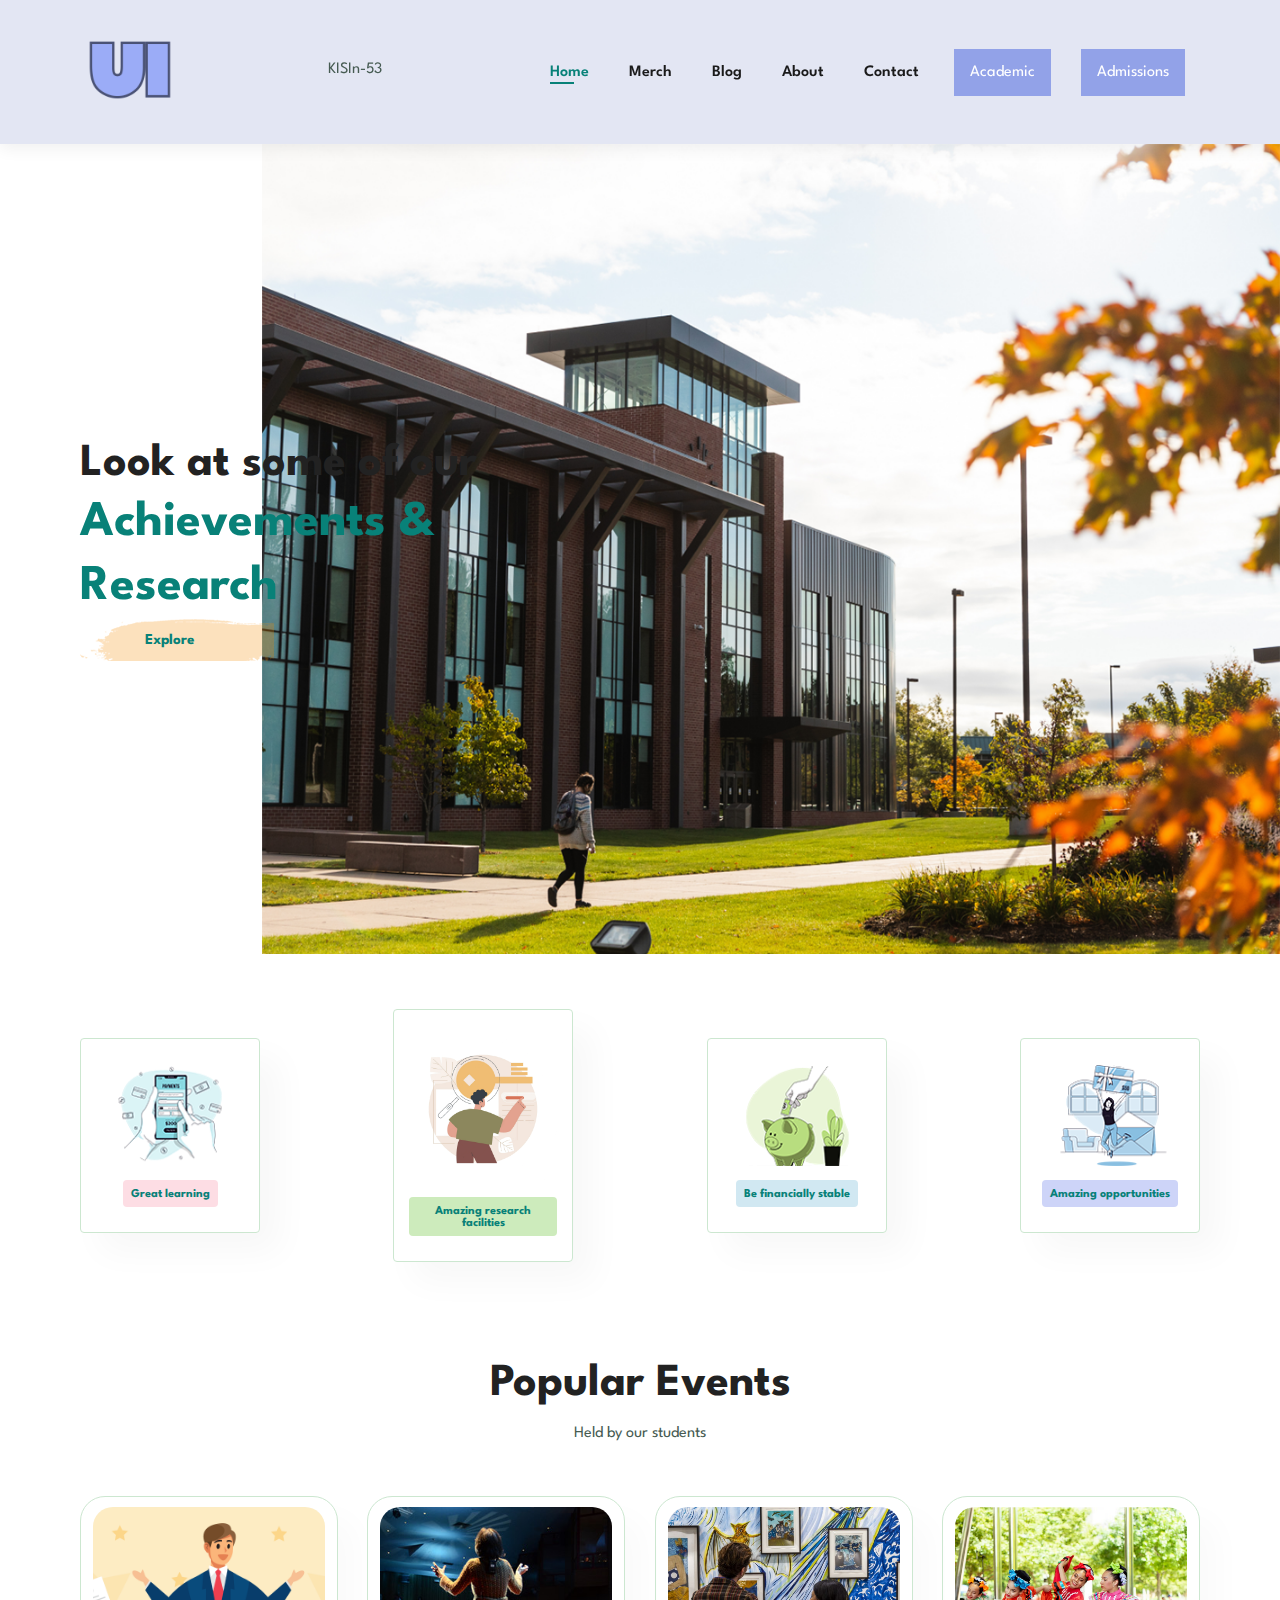
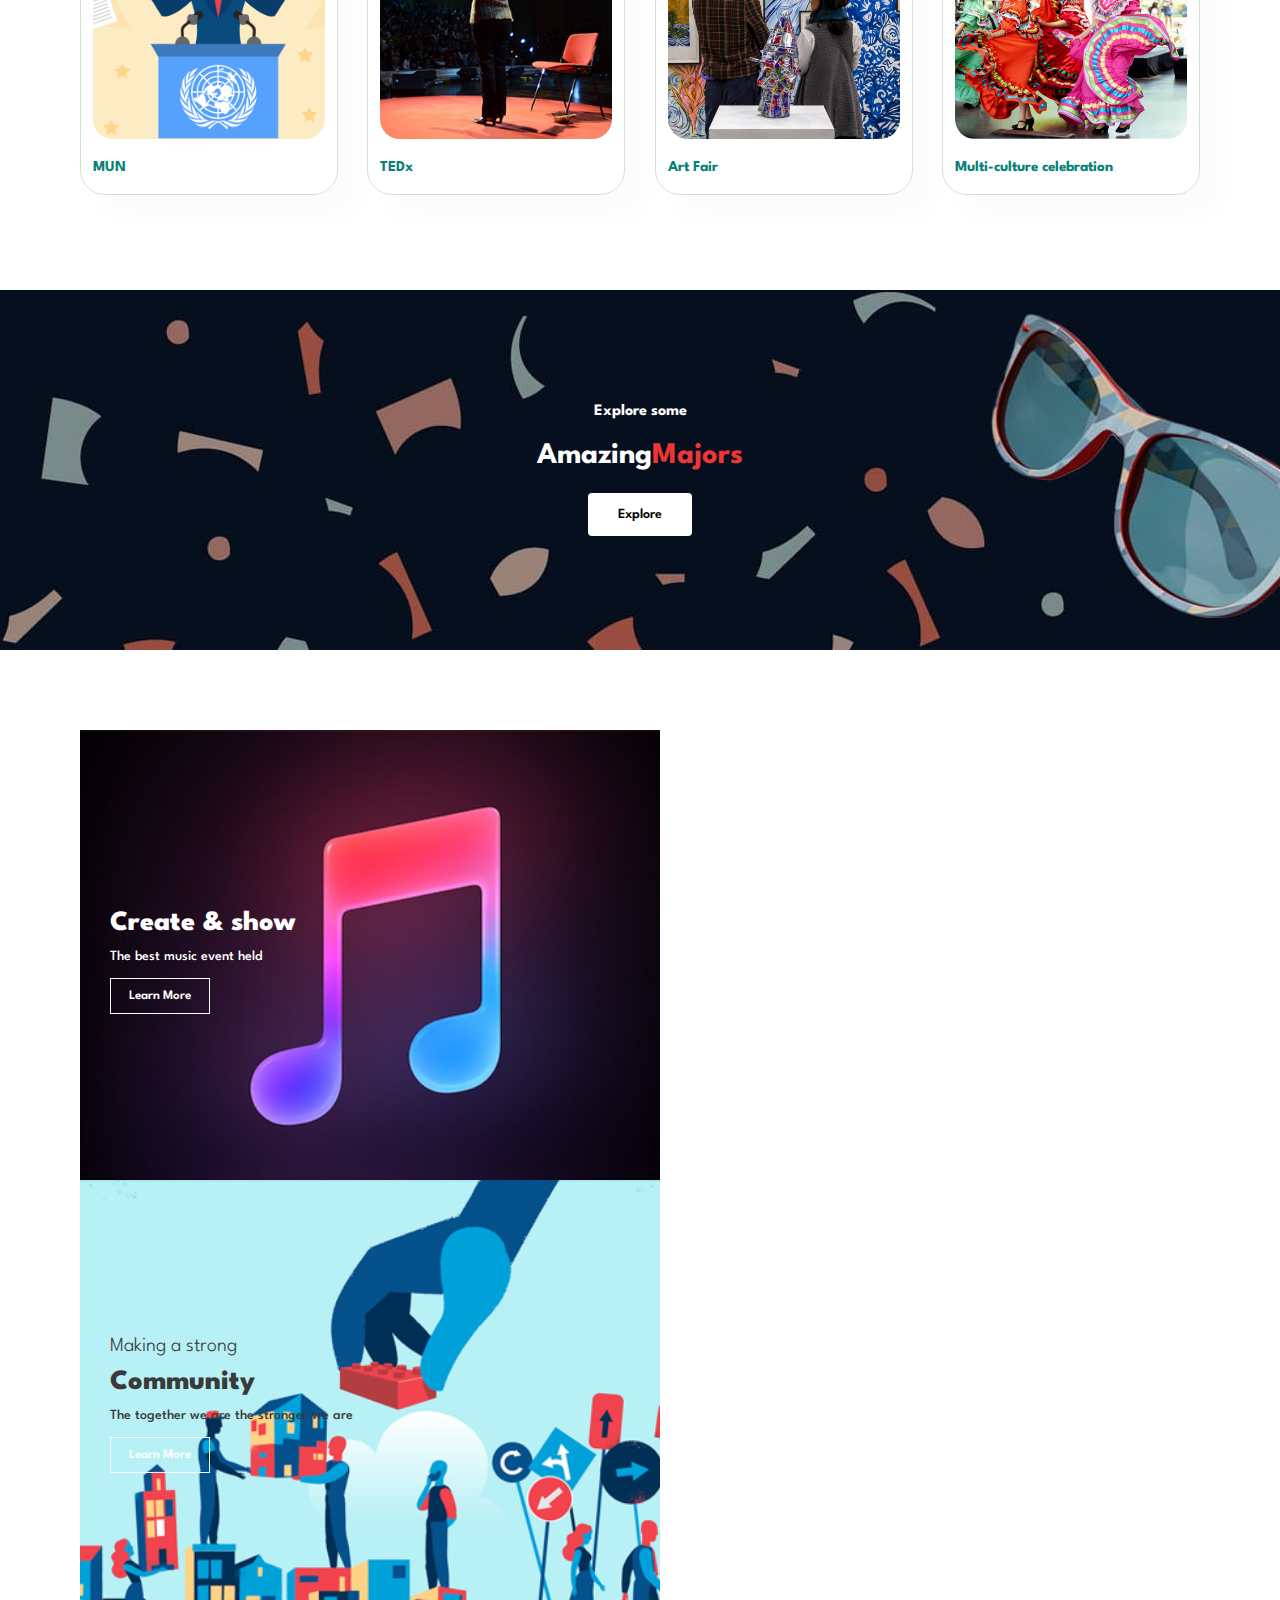
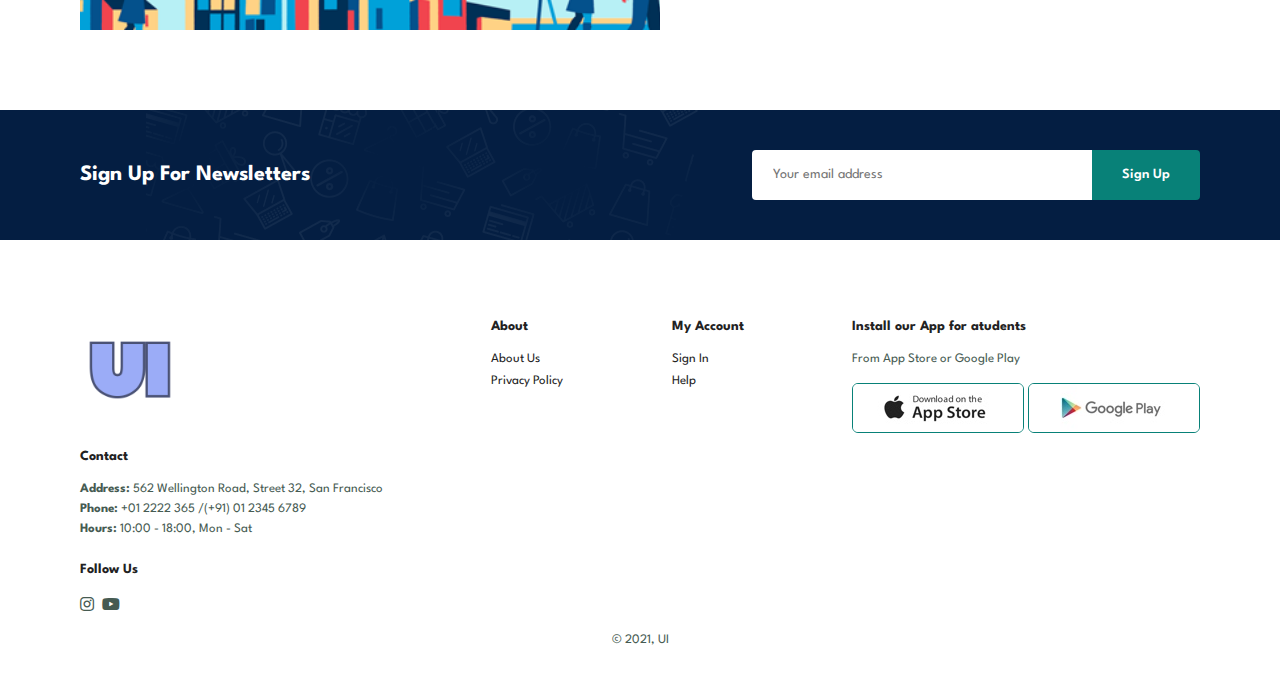
<file: index.html>
<!DOCTYPE html>
<html lang="en">
  <head>
    <meta charset="UTF-8" />
    <meta http-equiv="X-UA-Compatible" content="IE=edge" />
    <meta name="viewport" content="width=device-width, initial-scale=1.0" />
    <title>Tech2etc Ecommerce Tutorial</title>
    <link
      rel="stylesheet"
      href="https://pro.fontawesome.com/releases/v5.10.0/css/all.css"
    />

    <link rel="stylesheet" href="style.css" />
  </head>

  <body>
    <section id="header">
      <a href="#"><img src="img/logo.png" class="logo" alt="" /></a>
      <p>KISIn-53</p>

      <div>
        <ul id="navbar">
          <li><a class="active" href="index.html">Home</a></li>
          <li><a href="merch.html">Merch</a></li>
          <li><a href="blog.html">Blog</a></li>
          <li><a href="about.html">About</a></li>
          <li><a href="contact.html">Contact</a></li>
          <a href="#" id="close"><i class="far fa-times"></i></a>
          <div class="dropdown">
            <button class="dropbtn">Academic</button>
            <div class="dropdown-content">
              <a href="ug_academic.html">Under-graduate</a>
              <a href="pg_academic.html">Graduate</a>
              <a href="phd_academic.html">Doctorate/PHd</a>
            </div>
          </div>
          <div class="dropdown">
            <button class="dropbtn">Admissions</button>
            <div class="dropdown-content">
              <a href="ug_admission.html">Under-graduate</a>
              <a href="pg_admission.html">Graduate</a>
              <a href="phd_admission.html">Doctorate/PHd</a>
            </div>
          </div>
        </ul>
      </div>
    </section>

    <section id="hero">
      <h2>Look at some of our</h2>
      <h1>Achievements &</h1>
      <h1>Research</h1>

      <button>Explore</button>
    </section>

    <section id="feature" class="section-p1">
      <div class="fe-box">
        <img src="img/features/f1.png" alt="" />
        <h6>Great learning</h6>
      </div>
      <div class="fe-box">
        <img src="img/features/f2.png" alt="" />
        <h6>Amazing research facilities</h6>
      </div>
      <div class="fe-box">
        <img src="img/features/f3.png" alt="" />
        <h6>Be financially stable</h6>
      </div>
      <div class="fe-box">
        <img src="img/features/f4.png" alt="" />
        <h6>Amazing opportunities</h6>
      </div>
    </section>

    <section id="product1" class="section-p1">
      <h2>Popular Events</h2>
      <p>Held by our students</p>
      <div class="pro-container">
        <div class="pro">
          <img src="img/products/mun.png" alt="" />
          <div class="des">
            <h4>MUN</h4>
          </div>
        </div>
        <div class="pro">
          <img src="img/products/tedx.png" alt="" />
          <div class="des">
            <h4>TEDx</h4>
          </div>
        </div>
        <div class="pro">
          <img src="img/products/art_fair.png" alt="" />
          <div class="des">
            <h4>Art Fair</h4>
          </div>
        </div>
        <div class="pro">
          <img src="img/products/culture_celebration.png" alt="" />
          <div class="des">
            <h4>Multi-culture celebration</h4>
          </div>
        </div>
      </div>
    </section>

    <section id="banner" class="section-m1">
      <h4>Explore some</h4>
      <h2>Amazing<span>Majors</span></h2>
      <button class="normal" href="major.html">Explore</button>
    </section>

    <section id="sm-banner" class="section-p1">
      <div class="banner-box">
        <h2>Create & show</h2>
        <span>The best music event held</span>
        <button class="white">Learn More</button>
      </div>
      <div class="banner-box banner-box2">
        <h4>Making a strong</h4>
        <h2>Community</h2>
        <span>The together we are the stronger we are</span>
        <button class="white">Learn More</button>
      </div>
    </section>

    <section id="newsletter" class="section-p1 section-m1">
      <div class="newstext">
        <h4>Sign Up For Newsletters</h4>
      </div>
      <div class="form">
        <input type="text" placeholder="Your email address" />
        <button class="normal">Sign Up</button>
      </div>
    </section>

    <footer class="section-p1">
      <div class="col">
        <img class="logo" src="img/logo.png" alt="" />
        <h4>Contact</h4>
        <p>
          <strong>Address: </strong> 562 Wellington Road, Street 32, San
          Francisco
        </p>
        <p><strong>Phone:</strong> +01 2222 365 /(+91) 01 2345 6789</p>
        <p><strong>Hours:</strong> 10:00 - 18:00, Mon - Sat</p>
        <div class="follow">
          <h4>Follow Us</h4>
          <div class="icon">
            <i class="fab fa-instagram"></i>
            <i class="fab fa-youtube"></i>
          </div>
        </div>
      </div>

      <div class="col">
        <h4>About</h4>
        <a href="#">About Us</a>
        <a href="#">Privacy Policy</a>
      </div>

      <div class="col">
        <h4>My Account</h4>
        <a href="sign_in.html">Sign In</a>
        <a href="#">Help</a>
      </div>

      <div class="col install">
        <h4>Install our App for atudents</h4>
        <p>From App Store or Google Play</p>
        <div class="row">
          <img src="img/pay/app.jpg" alt="" />
          <img src="img/pay/play.jpg" alt="" />
        </div>
      </div>

      <div class="copyright">
        <p>© 2021, UI</p>
      </div>
    </footer>

    <script src="script.js"></script>
  </body>
</html>
</file>
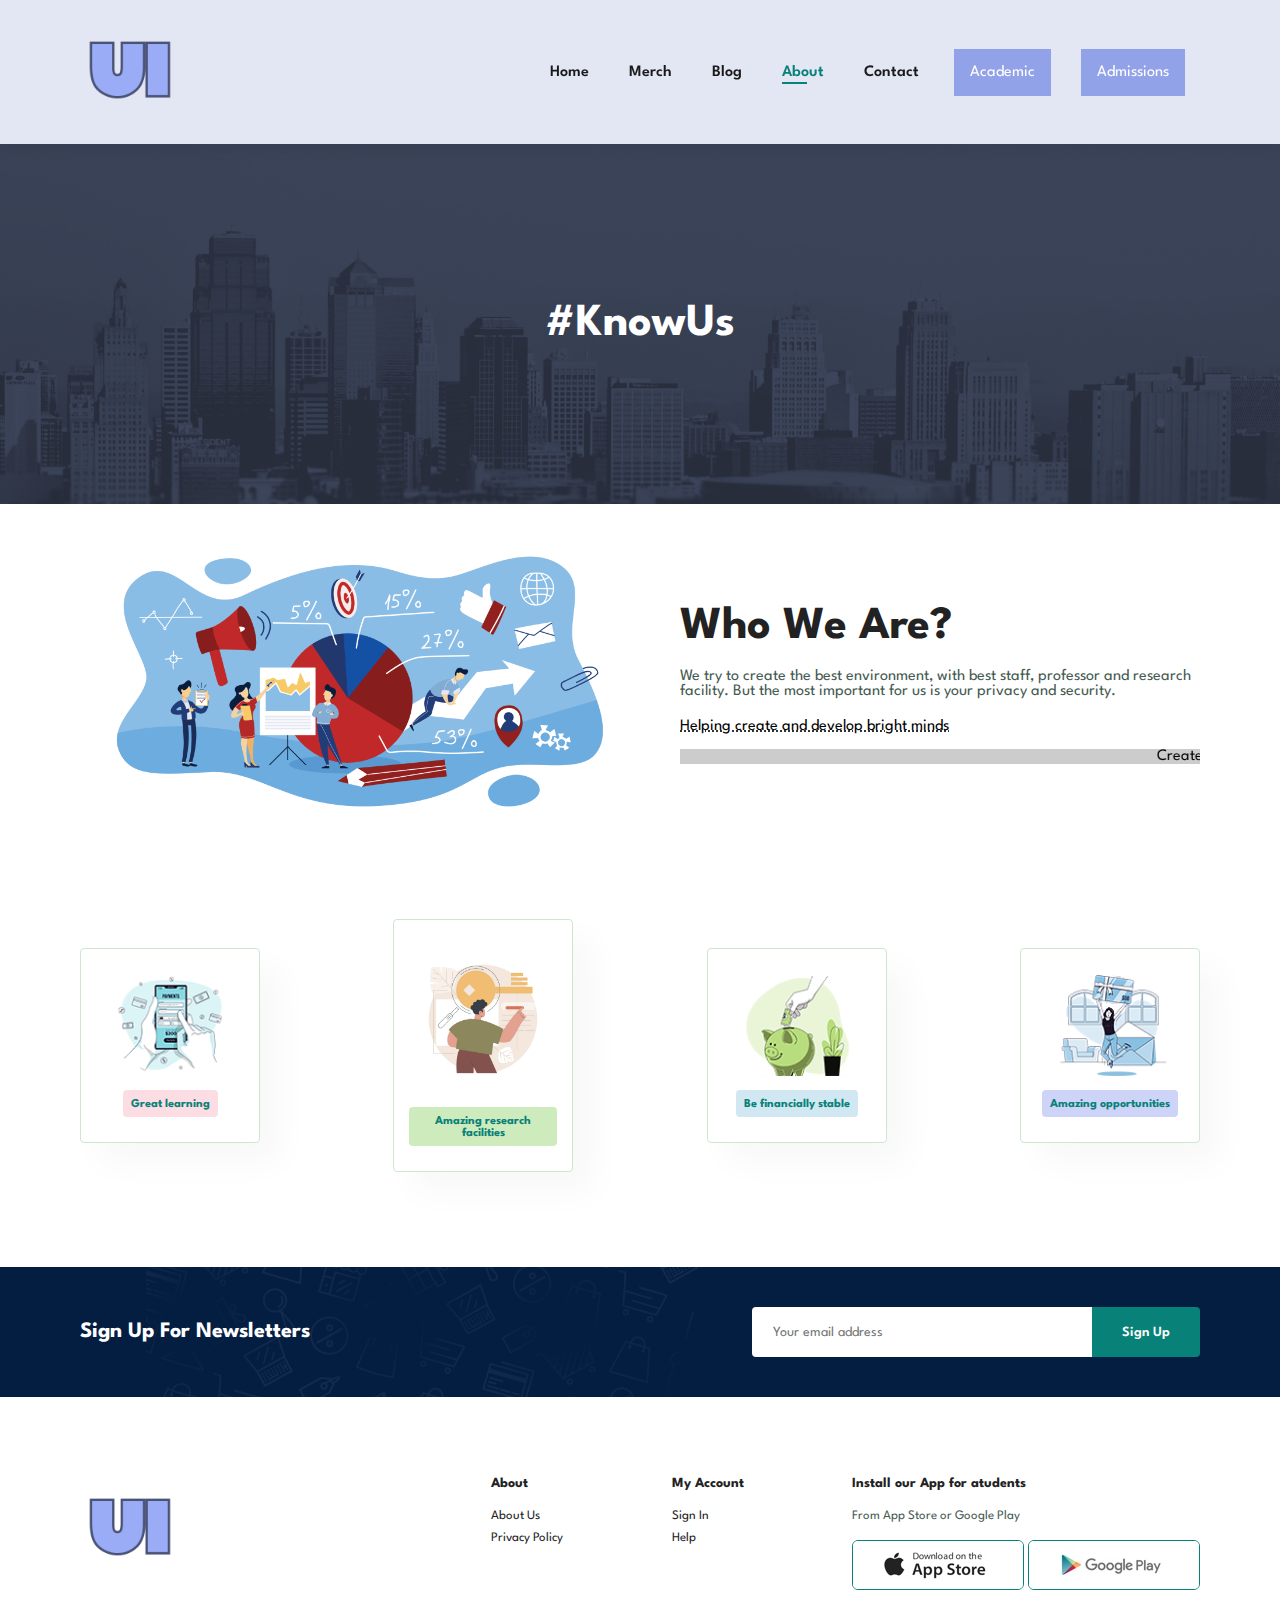
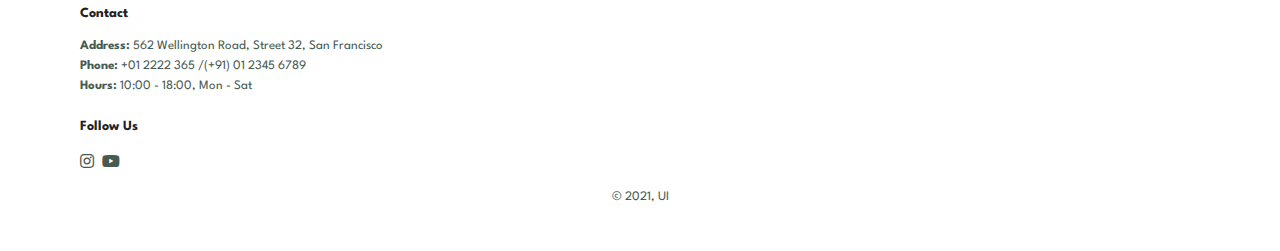
<file: about.html>
<!DOCTYPE html>
<html lang="en">
  <head>
    <meta charset="UTF-8" />
    <meta http-equiv="X-UA-Compatible" content="IE=edge" />
    <meta name="viewport" content="width=device-width, initial-scale=1.0" />
    <title>Tech2etc Ecommerce Tutorial</title>
    <link
      rel="stylesheet"
      href="https://pro.fontawesome.com/releases/v5.10.0/css/all.css"
    />

    <link rel="stylesheet" href="style.css" />
  </head>

  <body>
    <section id="header">
      <a href="#"><img src="img/logo.png" class="logo" alt="" /></a>

      <div>
        <ul id="navbar">
          <li><a href="index.html">Home</a></li>
          <li><a href="merch.html">Merch</a></li>
          <li><a href="blog.html">Blog</a></li>
          <li><a class="active" href="about.html">About</a></li>
          <li><a href="contact.html">Contact</a></li>
          <a href="#" id="close"><i class="far fa-times"></i></a>
          <div class="dropdown">
            <button class="dropbtn">Academic</button>
            <div class="dropdown-content">
              <a href="ug_academic.html">Under-graduate</a>
              <a href="pg_academic.html">Graduate</a>
              <a href="phd_academic.html">Doctorate/PHd</a>
            </div>
          </div>
          <div class="dropdown">
            <button class="dropbtn">Admissions</button>
            <div class="dropdown-content">
              <a href="ug_admission.html">Under-graduate</a>
              <a href="pg_admission.html">Graduate</a>
              <a href="phd_admission.html">Doctorate/PHd</a>
            </div>
          </div>
        </ul>
      </div>
      <div id="mobile">
        <a href="cart.html"><i class="far fa-shopping-bag"></i></a>
        <i id="bar" class="fas fa-outdent"></i>
      </div>
    </section>

    <section id="page-header" class="about-header">
      <h2>#KnowUs</h2>

      <!-- <p>Lorem ipsum dolor sit amet, consectetur</p> -->
    </section>

    <section id="about-head" class="section-p1">
      <img src="img/about/a6.png" alt="" />
      <div>
        <h2>Who We Are?</h2>
        <p>
          We try to create the best environment, with best staff, professor and
          research facility. But the most important for us is your privacy and
          security.
        </p>

        <abbr title="">Helping create and develop bright minds</abbr>

        <br /><br />

        <marquee bgcolor="#ccc" loop="-1" scrollamount="5" width="100%"
          >Create stunning images with as much or as little control as you like
          thanks to a choice of Basic and Creative modes.
        </marquee>
      </div>
    </section>

    <!-- <section id="about-app" class="section-p1">
      <h1>Download Our <a href="#">App</a></h1>
      <div class="video">
        <video autoplay muted loop src="img/about/1.mp4"></video>
      </div>
    </section> -->

    <section id="feature" class="section-p1">
      <div class="fe-box">
        <img src="img/features/f1.png" alt="" />
        <h6>Great learning</h6>
      </div>
      <div class="fe-box">
        <img src="img/features/f2.png" alt="" />
        <h6>Amazing research facilities</h6>
      </div>
      <div class="fe-box">
        <img src="img/features/f3.png" alt="" />
        <h6>Be financially stable</h6>
      </div>
      <div class="fe-box">
        <img src="img/features/f4.png" alt="" />
        <h6>Amazing opportunities</h6>
      </div>
    </section>

    <section id="newsletter" class="section-p1 section-m1">
      <div class="newstext">
        <h4>Sign Up For Newsletters</h4>
      </div>
      <div class="form">
        <input type="text" placeholder="Your email address" />
        <button class="normal">Sign Up</button>
      </div>
    </section>

    <footer class="section-p1">
      <div class="col">
        <img class="logo" src="img/logo.png" alt="" />
        <h4>Contact</h4>
        <p>
          <strong>Address: </strong> 562 Wellington Road, Street 32, San
          Francisco
        </p>
        <p><strong>Phone:</strong> +01 2222 365 /(+91) 01 2345 6789</p>
        <p><strong>Hours:</strong> 10:00 - 18:00, Mon - Sat</p>
        <div class="follow">
          <h4>Follow Us</h4>
          <div class="icon">
            <i class="fab fa-instagram"></i>
            <i class="fab fa-youtube"></i>
          </div>
        </div>
      </div>

      <div class="col">
        <h4>About</h4>
        <a href="#">About Us</a>
        <a href="#">Privacy Policy</a>
      </div>

      <div class="col">
        <h4>My Account</h4>
        <a href="sign_in.html">Sign In</a>
        <a href="#">Help</a>
      </div>

      <div class="col install">
        <h4>Install our App for atudents</h4>
        <p>From App Store or Google Play</p>
        <div class="row">
          <img src="img/pay/app.jpg" alt="" />
          <img src="img/pay/play.jpg" alt="" />
        </div>
      </div>

      <div class="copyright">
        <p>© 2021, UI</p>
      </div>
    </footer>

    <script src="script.js"></script>
  </body>
</html>
</file>
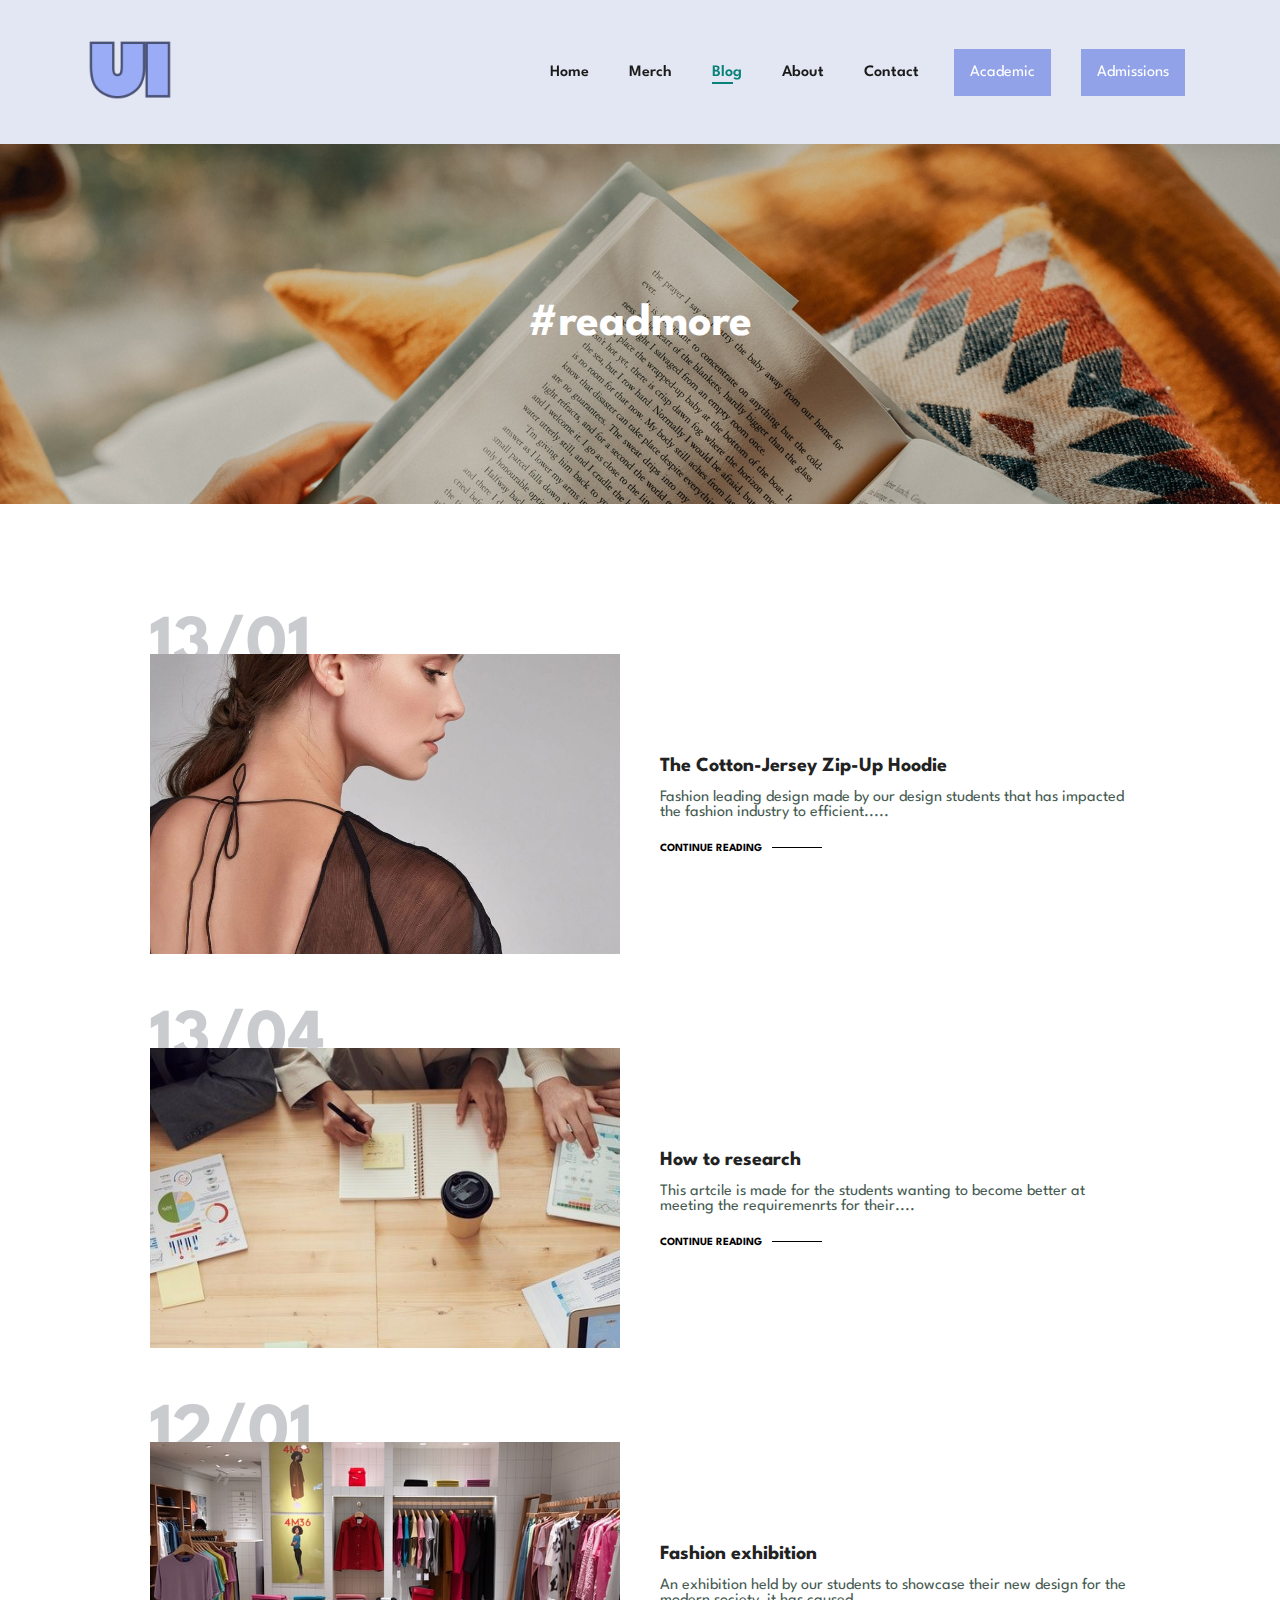
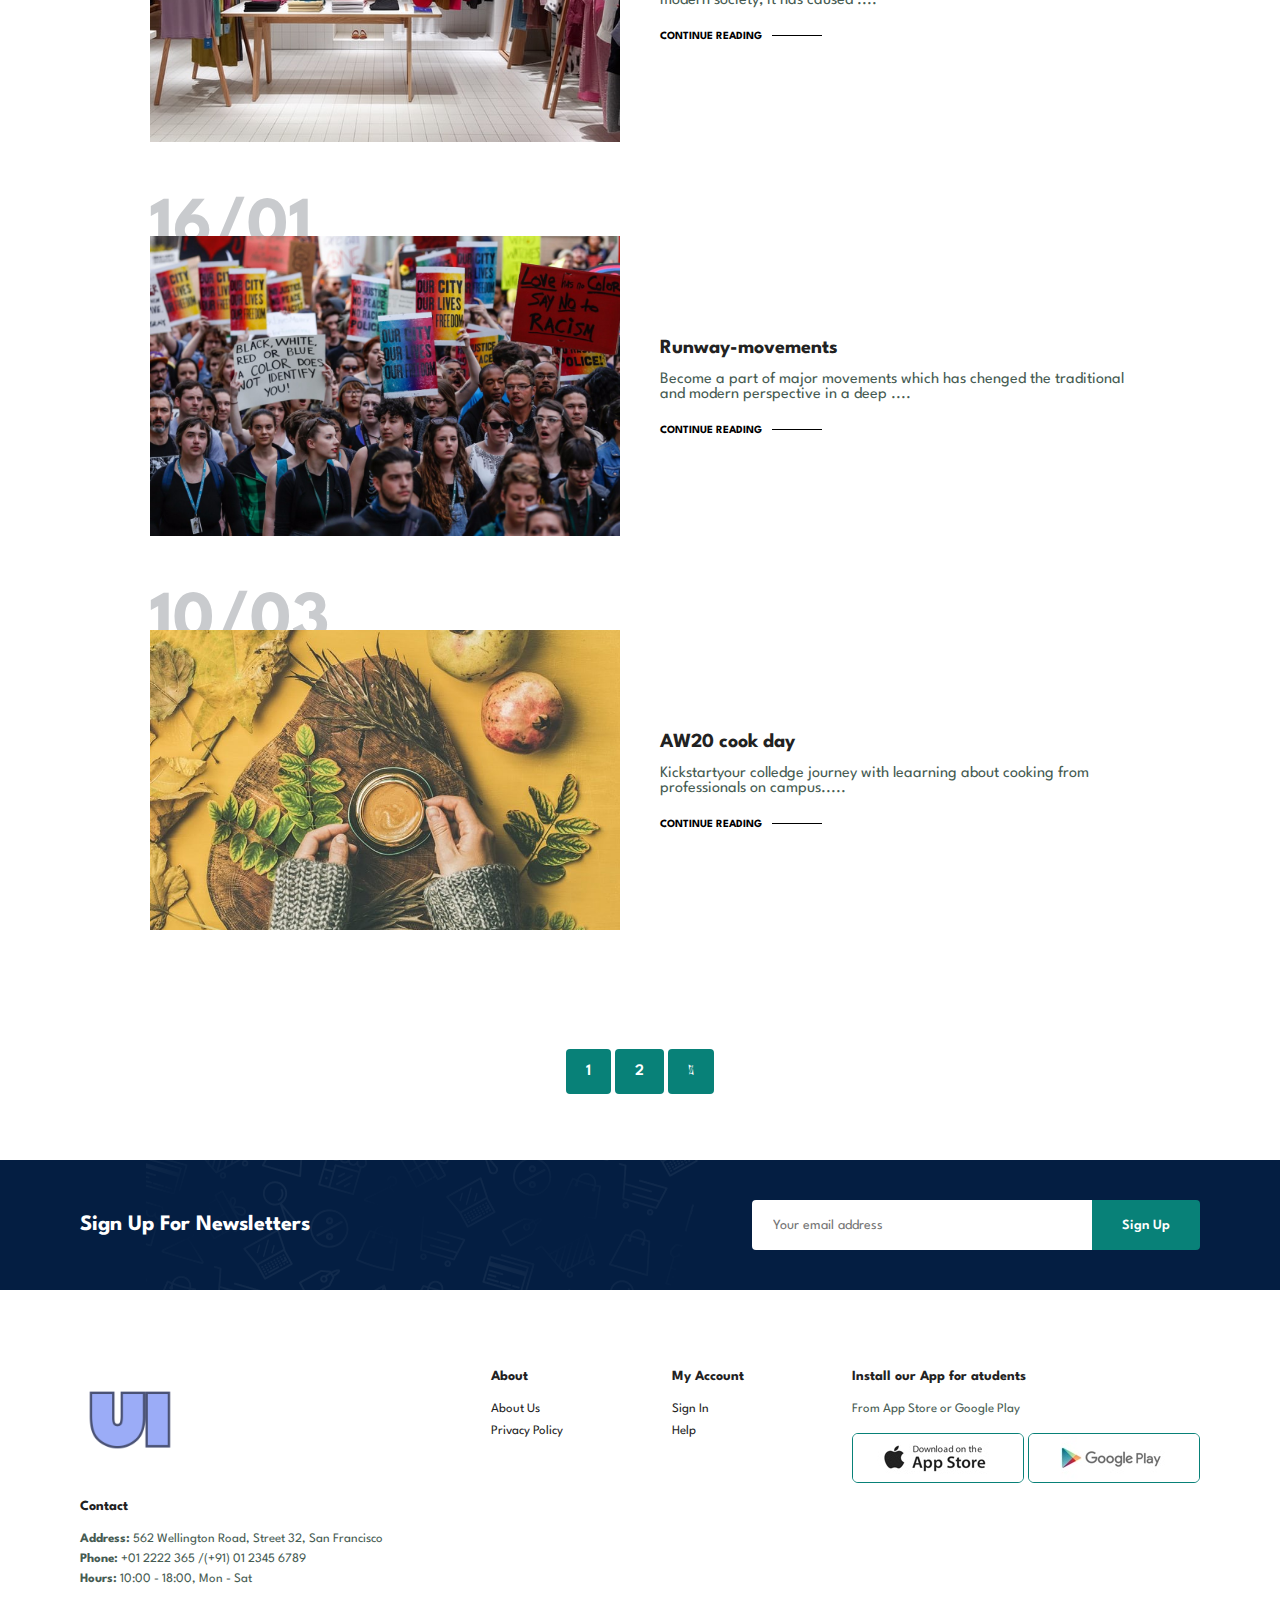
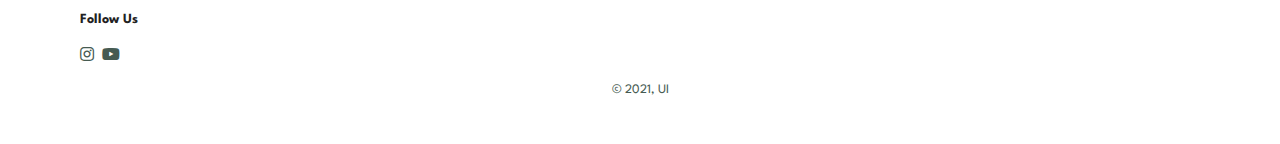
<file: blog.html>
<!DOCTYPE html>
<html lang="en">
  <head>
    <meta charset="UTF-8" />
    <meta http-equiv="X-UA-Compatible" content="IE=edge" />
    <meta name="viewport" content="width=device-width, initial-scale=1.0" />
    <title>Tech2etc Ecommerce Tutorial</title>
    <link
      rel="stylesheet"
      href="https://pro.fontawesome.com/releases/v5.10.0/css/all.css"
    />

    <link rel="stylesheet" href="style.css" />
  </head>

  <body>
    <section id="header">
      <a href="#"><img src="img/logo.png" class="logo" alt="" /></a>

      <div>
        <ul id="navbar">
          <li><a href="index.html">Home</a></li>
          <li><a href="merch.html">Merch</a></li>
          <li><a class="active" href="blog.html">Blog</a></li>
          <li><a href="about.html">About</a></li>
          <li><a href="contact.html">Contact</a></li>
          <a href="#" id="close"><i class="far fa-times"></i></a>
          <div class="dropdown">
            <button class="dropbtn">Academic</button>
            <div class="dropdown-content">
              <a href="ug_academic.html">Under-graduate</a>
              <a href="pg_academic.html">Graduate</a>
              <a href="phd_academic.html">Doctorate/PHd</a>
            </div>
          </div>
          <div class="dropdown">
            <button class="dropbtn">Admissions</button>
            <div class="dropdown-content">
              <a href="ug_admission.html">Under-graduate</a>
              <a href="pg_admission.html">Graduate</a>
              <a href="phd_admission.html">Doctorate/PHd</a>
            </div>
          </div>
        </ul>
      </div>
      <div id="mobile">
        <a href="cart.html"><i class="far fa-shopping-bag"></i></a>
        <i id="bar" class="fas fa-outdent"></i>
      </div>
    </section>

    <section id="page-header" class="blog-header">
      <h2>#readmore</h2>

      <!-- <p>Read all case studies about our products!</p> -->
    </section>

    <section id="blog">
      <div class="blog-box">
        <div class="blog-img">
          <img src="img/blog/b1.jpg" alt="" />
        </div>
        <div class="blog-details">
          <h4>The Cotton-Jersey Zip-Up Hoodie</h4>
          <p>
            Fashion leading design made by our design students that has impacted
            the fashion industry to efficient.....
          </p>
          <a href="#">CONTINUE READING</a>
        </div>
        <h1>13/01</h1>
      </div>
      <div class="blog-box">
        <div class="blog-img">
          <img src="img/blog/research.jpg" alt="" />
        </div>
        <div class="blog-details">
          <h4>How to research</h4>
          <p>
            This artcile is made for the students wanting to become better at
            meeting the requiremenrts for their....
          </p>
          <a href="#">CONTINUE READING</a>
        </div>

        <h1>13/04</h1>
      </div>
      <div class="blog-box">
        <div class="blog-img">
          <img src="img/blog/b3.jpg" alt="" />
        </div>
        <div class="blog-details">
          <h4>Fashion exhibition</h4>
          <p>
            An exhibition held by our students to showcase their new design for
            the modern society, it has caused ....
          </p>
          <a href="#">CONTINUE READING</a>
        </div>
        <h1>12/01</h1>
      </div>
      <div class="blog-box">
        <div class="blog-img">
          <img src="img/blog/movement.jpg" alt="" />
        </div>
        <div class="blog-details">
          <h4>Runway-movements</h4>
          <p>
            Become a part of major movements which has chenged the traditional
            and modern perspective in a deep ....
          </p>
          <a href="#">CONTINUE READING</a>
        </div>
        <h1>16/01</h1>
      </div>
      <div class="blog-box">
        <div class="blog-img">
          <img src="img/blog/b6.jpg" alt="" />
        </div>
        <div class="blog-details">
          <h4>AW20 cook day</h4>
          <p>
            Kickstartyour colledge journey with leaarning about cooking from
            professionals on campus.....
          </p>
          <a href="#">CONTINUE READING</a>
        </div>
        <h1>10/03</h1>
      </div>
    </section>

    <section id="pagination" class="section-p1">
      <a href="#">1</a>
      <a href="#">2</a>
      <a href="#"><i class="fal fa-long-arrow-alt-right"></i></a>
    </section>

    <section id="newsletter" class="section-p1 section-m1">
      <div class="newstext">
        <h4>Sign Up For Newsletters</h4>
      </div>
      <div class="form">
        <input type="text" placeholder="Your email address" />
        <button class="normal">Sign Up</button>
      </div>
    </section>

    <footer class="section-p1">
      <div class="col">
        <img class="logo" src="img/logo.png" alt="" />
        <h4>Contact</h4>
        <p>
          <strong>Address: </strong> 562 Wellington Road, Street 32, San
          Francisco
        </p>
        <p><strong>Phone:</strong> +01 2222 365 /(+91) 01 2345 6789</p>
        <p><strong>Hours:</strong> 10:00 - 18:00, Mon - Sat</p>
        <div class="follow">
          <h4>Follow Us</h4>
          <div class="icon">
            <i class="fab fa-instagram"></i>
            <i class="fab fa-youtube"></i>
          </div>
        </div>
      </div>

      <div class="col">
        <h4>About</h4>
        <a href="#">About Us</a>
        <a href="#">Privacy Policy</a>
      </div>

      <div class="col">
        <h4>My Account</h4>
        <a href="sign_in.html">Sign In</a>
        <a href="#">Help</a>
      </div>

      <div class="col install">
        <h4>Install our App for atudents</h4>
        <p>From App Store or Google Play</p>
        <div class="row">
          <img src="img/pay/app.jpg" alt="" />
          <img src="img/pay/play.jpg" alt="" />
        </div>
      </div>

      <div class="copyright">
        <p>© 2021, UI</p>
      </div>
    </footer>

    <script src="script.js"></script>
  </body>
</html>
</file>
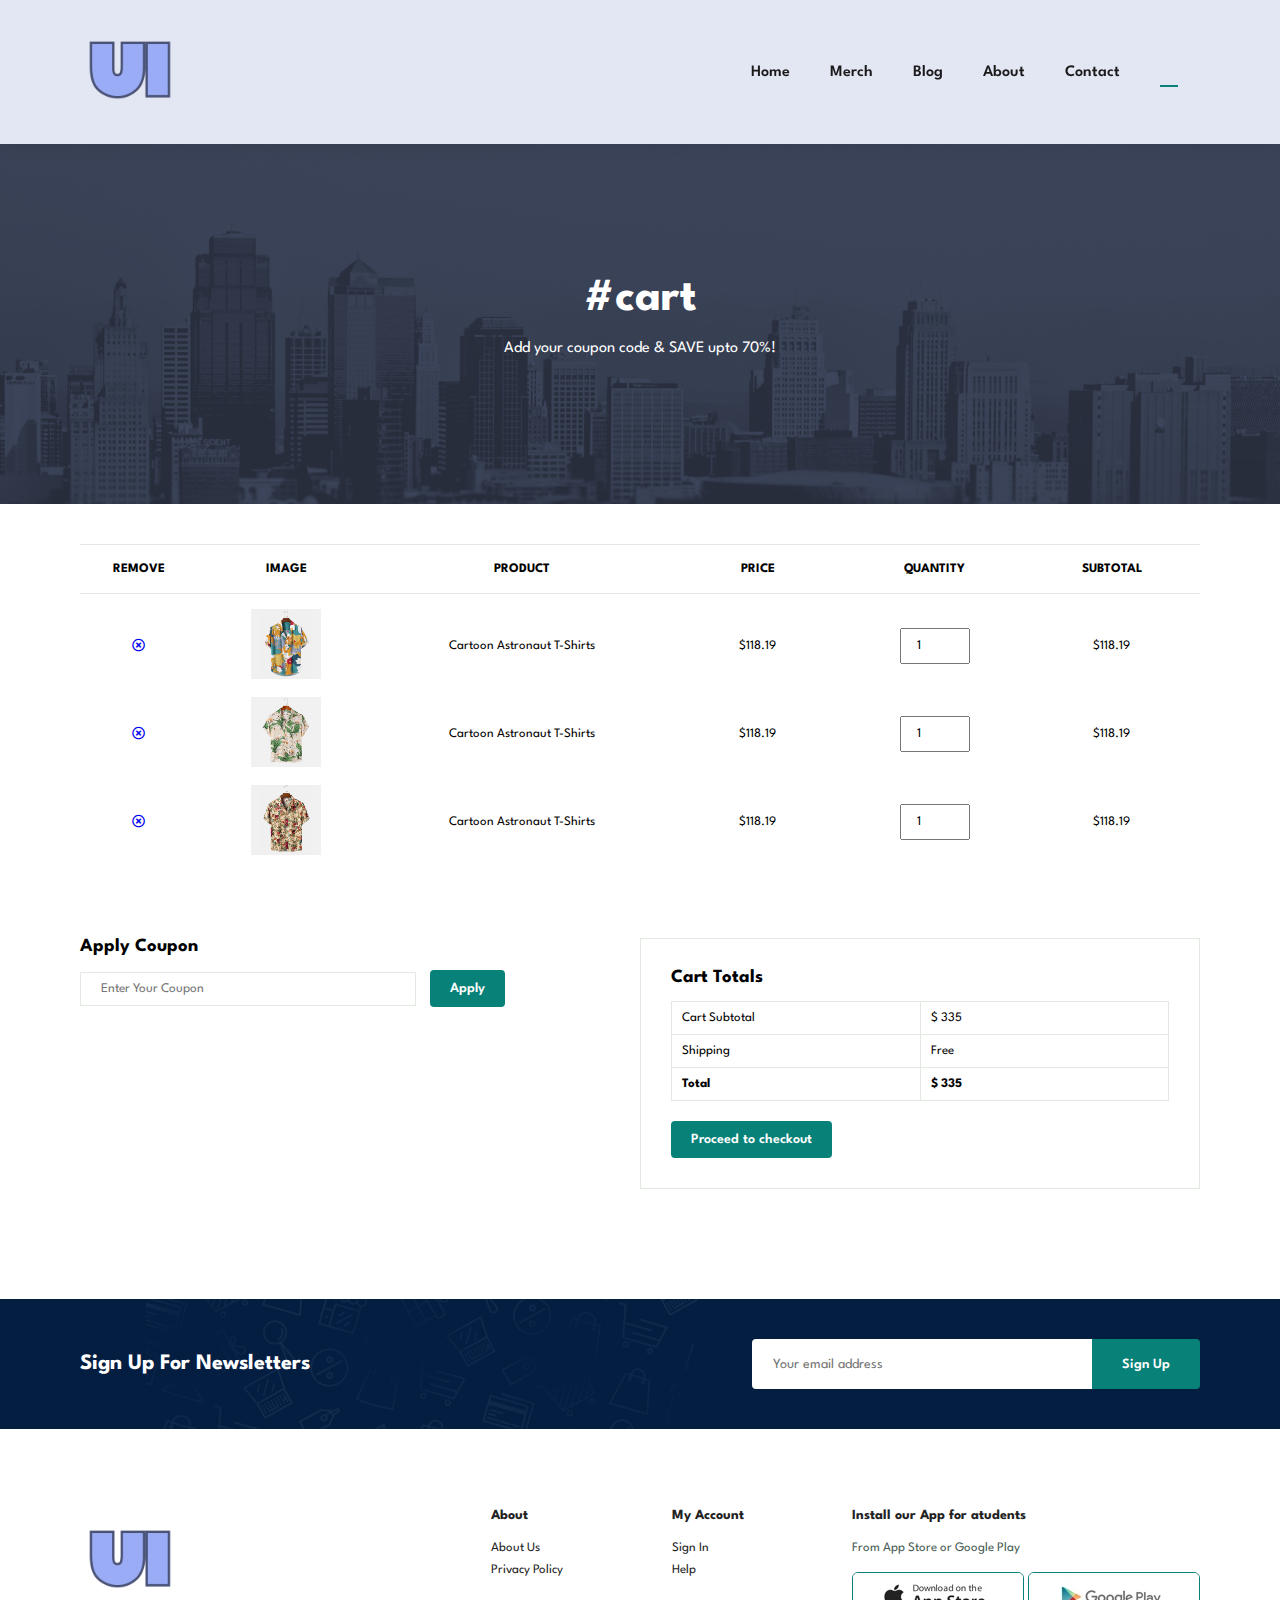
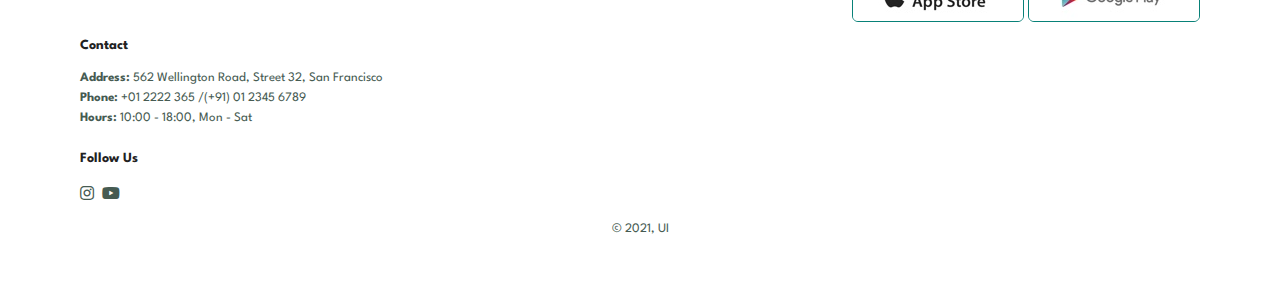
<file: cart.html>
<!DOCTYPE html>
<html lang="en">
  <head>
    <meta charset="UTF-8" />
    <meta http-equiv="X-UA-Compatible" content="IE=edge" />
    <meta name="viewport" content="width=device-width, initial-scale=1.0" />
    <title>Document</title>

    <link
      rel="stylesheet"
      href="https://pro.fontawesome.com/releases/v5.10.0/css/all.css"
    />

    <link rel="stylesheet" href="style.css" />
  </head>

  <body>
    <section id="header">
      <a href="#"><img src="img/logo.png" class="logo" alt="" /></a>
      <div>
        <ul id="navbar">
          <li><a href="index.html">Home</a></li>
          <li><a href="merch.html">Merch</a></li>
          <li><a href="blog.html">Blog</a></li>
          <li><a href="about.html">About</a></li>
          <li><a href="contact.html">Contact</a></li>
          <li id="lg-bag">
            <a href="#" class="active"><i class="far fa-shopping-bag"></i></a>
          </li>
          <a id="close" href="#"><i class="far fa-times"></i></a>
        </ul>
      </div>
      <div id="mobile">
        <a href="cart.html"><i class="far fa-shopping-bag"></i></a>
        <i id="bar" class="fas fa-outdent"></i>
      </div>
    </section>

    <section id="page-header" class="about-header">
      <h2>#cart</h2>
      <p>Add your coupon code & SAVE upto 70%!</p>
    </section>

    <section id="cart" class="section-p1">
      <table width="100%">
        <thead>
          <tr>
            <td>Remove</td>
            <td>Image</td>
            <td>Product</td>
            <td>Price</td>
            <td>Quantity</td>
            <td>Subtotal</td>
          </tr>
        </thead>

        <tbody>
          <tr>
            <td>
              <a href="#"><i class="far fa-times-circle"></i></a>
            </td>
            <td><img src="img/products/f1.jpg" alt="" /></td>
            <td>Cartoon Astronaut T-Shirts</td>
            <td>$118.19</td>
            <td><input type="number" value="1" name="" id="" /></td>
            <td>$118.19</td>
          </tr>
          <tr>
            <td>
              <a href="#"><i class="far fa-times-circle"></i></a>
            </td>
            <td><img src="img/products/f2.jpg" alt="" /></td>
            <td>Cartoon Astronaut T-Shirts</td>
            <td>$118.19</td>
            <td><input type="number" value="1" name="" id="" /></td>
            <td>$118.19</td>
          </tr>
          <tr>
            <td>
              <a href="#"><i class="far fa-times-circle"></i></a>
            </td>
            <td><img src="img/products/f3.jpg" alt="" /></td>
            <td>Cartoon Astronaut T-Shirts</td>
            <td>$118.19</td>
            <td><input type="number" value="1" name="" id="" /></td>
            <td>$118.19</td>
          </tr>
        </tbody>
      </table>
    </section>

    <section id="cart-add" class="section-p1">
      <div id="cuopon">
        <h3>Apply Coupon</h3>
        <div>
          <input type="text" name="" id="" placeholder="Enter Your Coupon" />
          <button class="normal">Apply</button>
        </div>
      </div>

      <div id="subtotal">
        <h3>Cart Totals</h3>
        <table>
          <tr>
            <td>Cart Subtotal</td>
            <td>$ 335</td>
          </tr>
          <tr>
            <td>Shipping</td>
            <td>Free</td>
          </tr>
          <tr>
            <td><strong>Total</strong></td>
            <td><strong>$ 335</strong></td>
          </tr>
        </table>
        <button class="normal">Proceed to checkout</button>
      </div>
    </section>

    <section id="newsletter" class="section-p1 section-m1">
      <div class="newstext">
        <h4>Sign Up For Newsletters</h4>
      </div>
      <div class="form">
        <input type="text" placeholder="Your email address" />
        <button class="normal">Sign Up</button>
      </div>
    </section>

    <footer class="section-p1">
      <div class="col">
        <img class="logo" src="img/logo.png" alt="" />
        <h4>Contact</h4>
        <p>
          <strong>Address: </strong> 562 Wellington Road, Street 32, San
          Francisco
        </p>
        <p><strong>Phone:</strong> +01 2222 365 /(+91) 01 2345 6789</p>
        <p><strong>Hours:</strong> 10:00 - 18:00, Mon - Sat</p>
        <div class="follow">
          <h4>Follow Us</h4>
          <div class="icon">
            <i class="fab fa-instagram"></i>
            <i class="fab fa-youtube"></i>
          </div>
        </div>
      </div>

      <div class="col">
        <h4>About</h4>
        <a href="#">About Us</a>
        <a href="#">Privacy Policy</a>
      </div>

      <div class="col">
        <h4>My Account</h4>
        <a href="sign_in.html">Sign In</a>
        <a href="#">Help</a>
      </div>

      <div class="col install">
        <h4>Install our App for atudents</h4>
        <p>From App Store or Google Play</p>
        <div class="row">
          <img src="img/pay/app.jpg" alt="" />
          <img src="img/pay/play.jpg" alt="" />
        </div>
      </div>

      <div class="copyright">
        <p>© 2021, UI</p>
      </div>
    </footer>

    <script src="script.js"></script>
  </body>
</html>
</file>
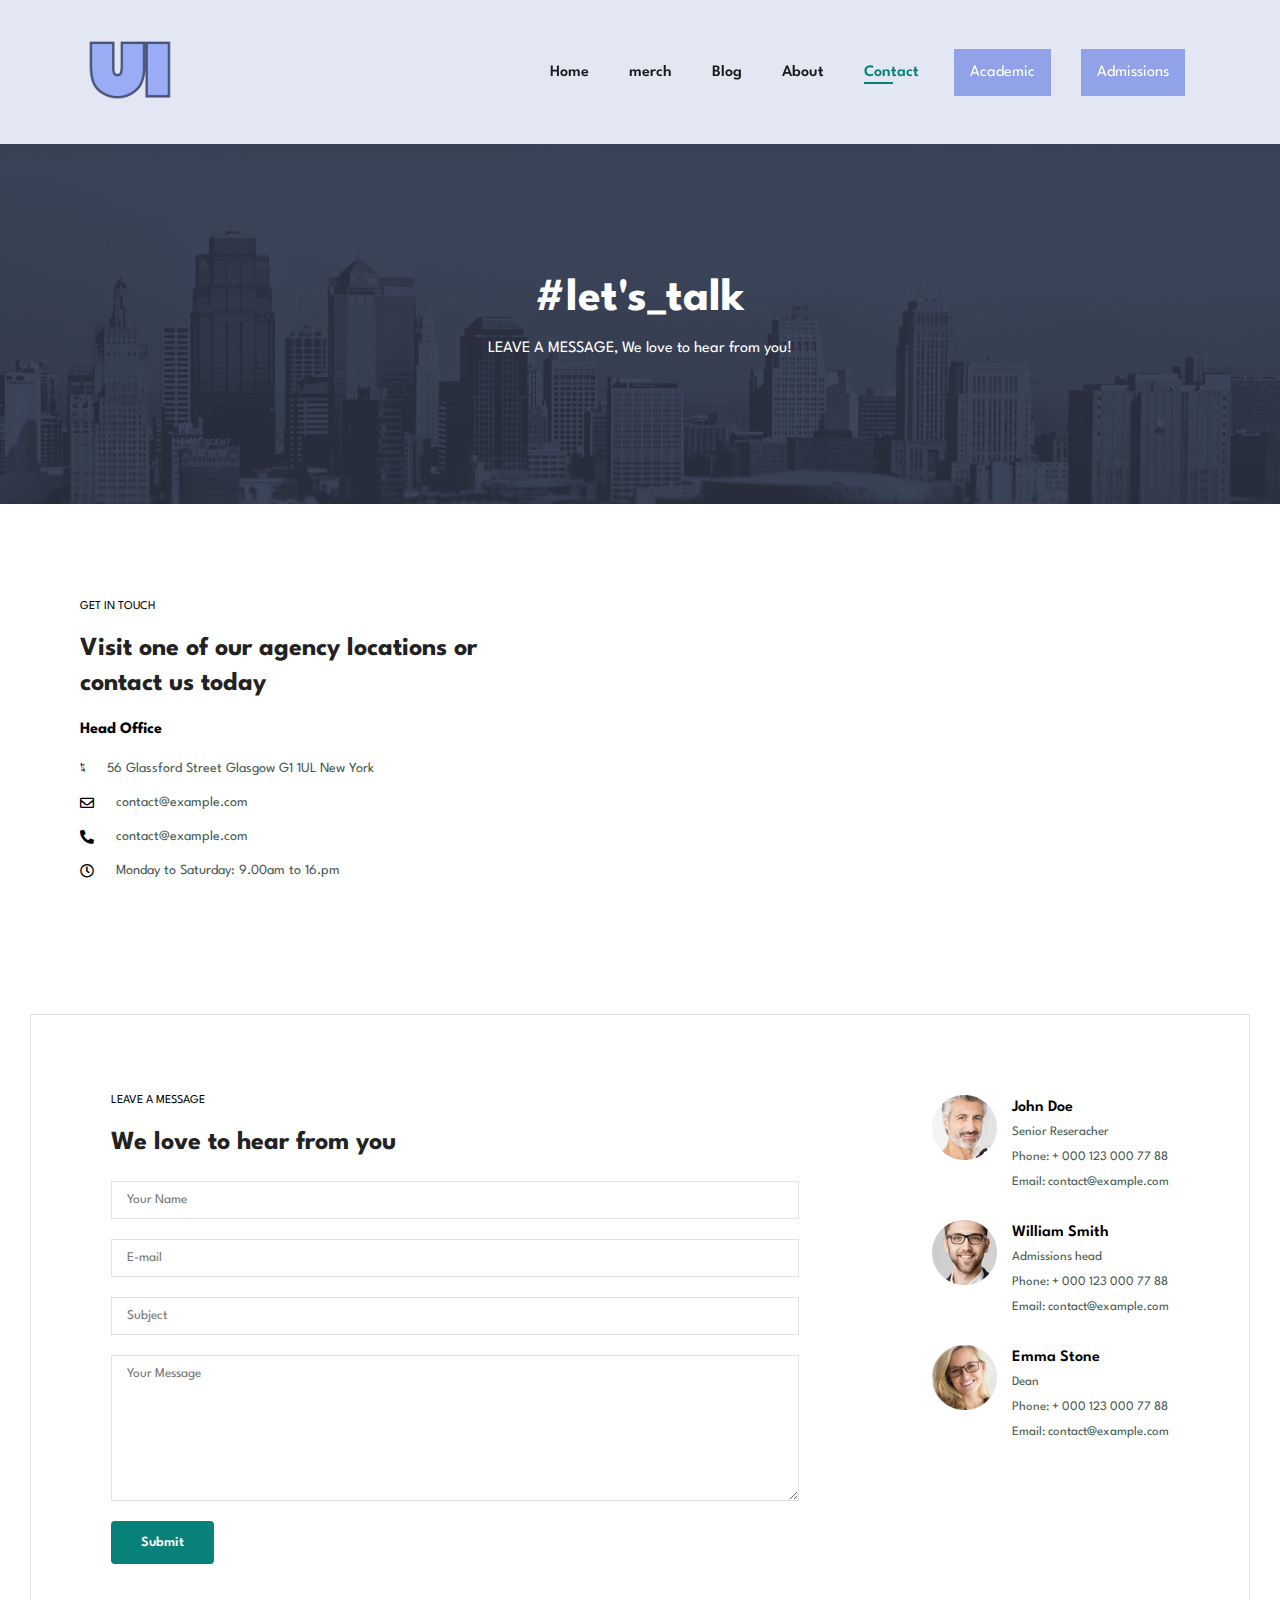
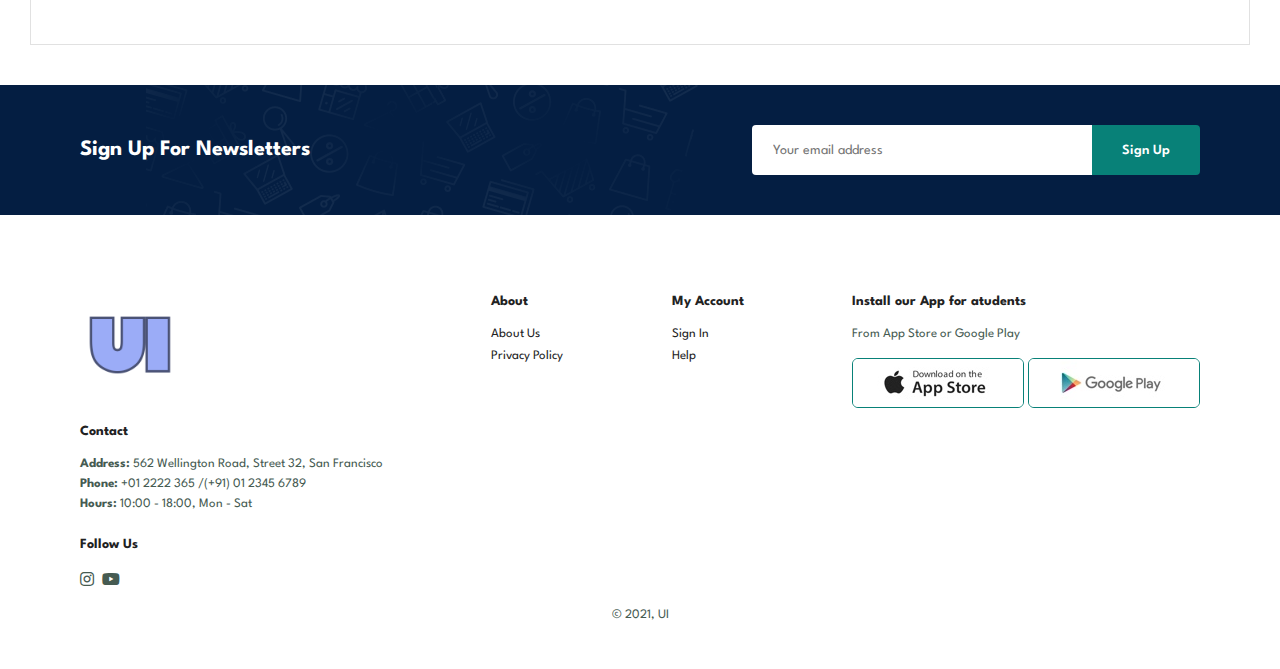
<file: contact.html>
<!DOCTYPE html>
<html lang="en">
  <head>
    <meta charset="UTF-8" />
    <meta http-equiv="X-UA-Compatible" content="IE=edge" />
    <meta name="viewport" content="width=device-width, initial-scale=1.0" />
    <title>Document</title>

    <link
      rel="stylesheet"
      href="https://pro.fontawesome.com/releases/v5.10.0/css/all.css"
    />

    <link rel="stylesheet" href="style.css" />
  </head>

  <body>
    <section id="header">
      <a href="#"><img src="img/logo.png" class="logo" alt="" /></a>
      <div>
        <ul id="navbar">
          <li><a href="index.html">Home</a></li>
          <li><a href="merch.html">merch</a></li>
          <li><a href="blog.html">Blog</a></li>
          <li><a href="about.html">About</a></li>
          <li><a class="active" href="contact.html">Contact</a></li>
          <a id="close" href="#"><i class="far fa-times"></i></a>
          <div class="dropdown">
            <button class="dropbtn">Academic</button>
            <div class="dropdown-content">
              <a href="ug_academic.html">Under-graduate</a>
              <a href="pg_academic.html">Graduate</a>
              <a href="phd_academic.html">Doctorate/PHd</a>
            </div>
          </div>
          <div class="dropdown">
            <button class="dropbtn">Admissions</button>
            <div class="dropdown-content">
              <a href="ug_admission.html">Under-graduate</a>
              <a href="pg_admission.html">Graduate</a>
              <a href="phd_admission.html">Doctorate/PHd</a>
            </div>
          </div>
        </ul>
      </div>
      <div id="mobile">
        <a href="cart.html"><i class="far fa-shopping-bag"></i></a>
        <i id="bar" class="fas fa-outdent"></i>
      </div>
    </section>

    <section id="page-header" class="about-header">
      <h2>#let's_talk</h2>
      <p>LEAVE A MESSAGE, We love to hear from you!</p>
    </section>

    <section id="contact-details" class="section-p1">
      <div class="details">
        <span>GET IN TOUCH</span>
        <h2>Visit one of our agency locations or contact us today</h2>
        <h3>Head Office</h3>
        <div>
          <li>
            <i class="fal fa-map"></i>
            <p>56 Glassford Street Glasgow G1 1UL New York</p>
          </li>
          <li>
            <i class="far fa-envelope"></i>
            <p>contact@example.com</p>
          </li>
          <li>
            <i class="fas fa-phone-alt"></i>
            <p>contact@example.com</p>
          </li>
          <li>
            <i class="far fa-clock"></i>
            <p>Monday to Saturday: 9.00am to 16.pm</p>
          </li>
        </div>
      </div>

      <div class="map">
        <iframe
          src="https://www.google.com/maps/embed?pb=!1m18!1m12!1m3!1d2469.8088025254456!2d-1.256555484681452!3d51.754819700404106!2m3!1f0!2f0!3f0!3m2!1i1024!2i768!4f13.1!3m3!1m2!1s0x4876c6a9ef8c485b%3A0xd2ff1883a001afed!2sUniversity%20of%20Oxford!5e0!3m2!1sen!2sbd!4v1637232208485!5m2!1sen!2sbd"
          width="600"
          height="450"
          style="border: 0"
          allowfullscreen=""
          loading="lazy"
        ></iframe>
      </div>
    </section>

    <section id="form-details">
      <form action="">
        <span>LEAVE A MESSAGE</span>
        <h2>We love to hear from you</h2>
        <input type="text" name="" id="" placeholder="Your Name" />
        <input type="text" name="" id="" placeholder="E-mail" />
        <input type="text" name="" id="" placeholder="Subject" />
        <textarea
          name=""
          id=""
          cols="30"
          rows="10"
          placeholder="Your Message"
        ></textarea>
        <button class="normal">Submit</button>
      </form>

      <div class="people">
        <div>
          <img src="img/people/1.png" alt="" />
          <p>
            <span>John Doe </span> Senior Reseracher <br />
            Phone: + 000 123 000 77 88 <br />
            Email: contact@example.com
          </p>
        </div>
        <div>
          <img src="img/people/2.png" alt="" />
          <p>
            <span>William Smith</span> Admissions head <br />
            Phone: + 000 123 000 77 88 <br />
            Email: contact@example.com
          </p>
        </div>
        <div>
          <img src="img/people/3.png" alt="" />
          <p>
            <span>Emma Stone</span> Dean <br />
            Phone: + 000 123 000 77 88 <br />
            Email: contact@example.com
          </p>
        </div>
      </div>
    </section>

    <section id="newsletter" class="section-p1 section-m1">
      <div class="newstext">
        <h4>Sign Up For Newsletters</h4>
      </div>
      <div class="form">
        <input type="text" placeholder="Your email address" />
        <button class="normal">Sign Up</button>
      </div>
    </section>

    <footer class="section-p1">
      <div class="col">
        <img class="logo" src="img/logo.png" alt="" />
        <h4>Contact</h4>
        <p>
          <strong>Address: </strong> 562 Wellington Road, Street 32, San
          Francisco
        </p>
        <p><strong>Phone:</strong> +01 2222 365 /(+91) 01 2345 6789</p>
        <p><strong>Hours:</strong> 10:00 - 18:00, Mon - Sat</p>
        <div class="follow">
          <h4>Follow Us</h4>
          <div class="icon">
            <i class="fab fa-instagram"></i>
            <i class="fab fa-youtube"></i>
          </div>
        </div>
      </div>

      <div class="col">
        <h4>About</h4>
        <a href="#">About Us</a>
        <a href="#">Privacy Policy</a>
      </div>

      <div class="col">
        <h4>My Account</h4>
        <a href="sign_in.html">Sign In</a>
        <a href="#">Help</a>
      </div>

      <div class="col install">
        <h4>Install our App for atudents</h4>
        <p>From App Store or Google Play</p>
        <div class="row">
          <img src="img/pay/app.jpg" alt="" />
          <img src="img/pay/play.jpg" alt="" />
        </div>
      </div>

      <div class="copyright">
        <p>© 2021, UI</p>
      </div>
    </footer>

    <script src="script.js"></script>
  </body>
</html>
</file>
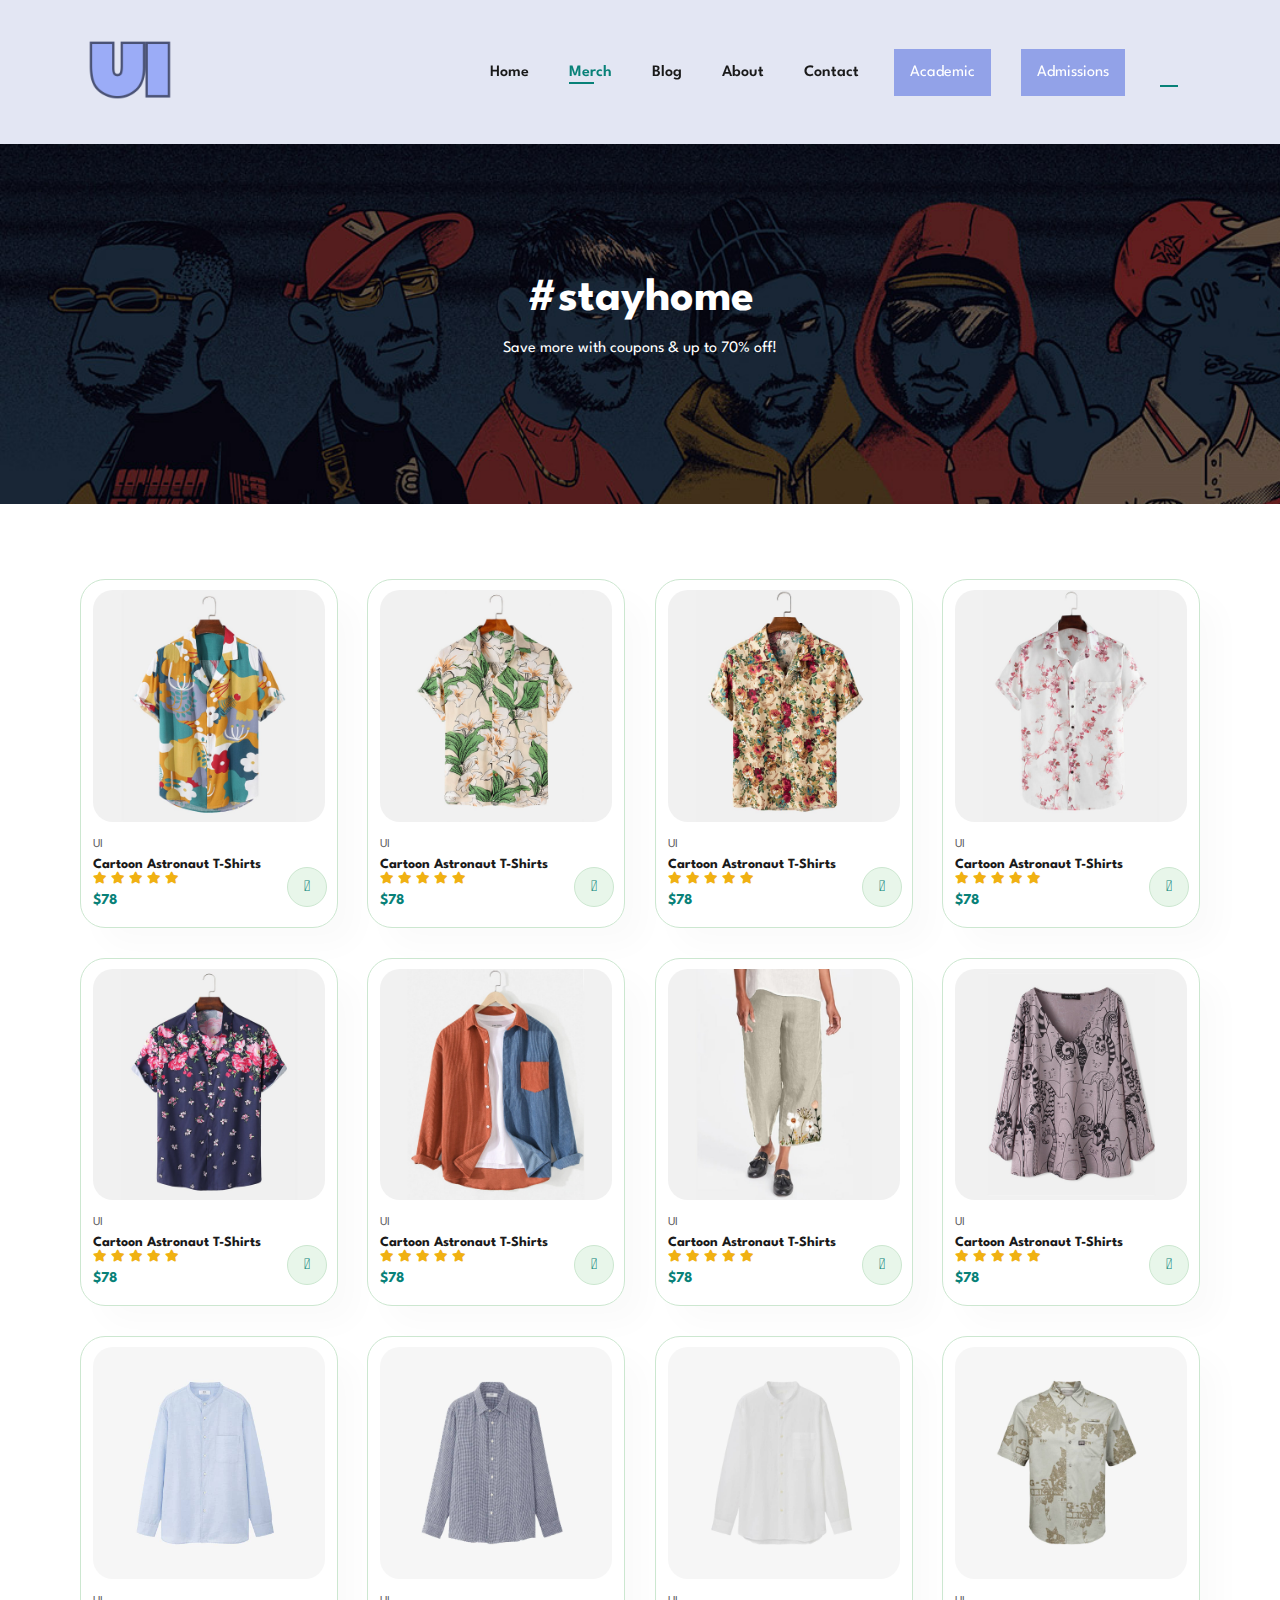
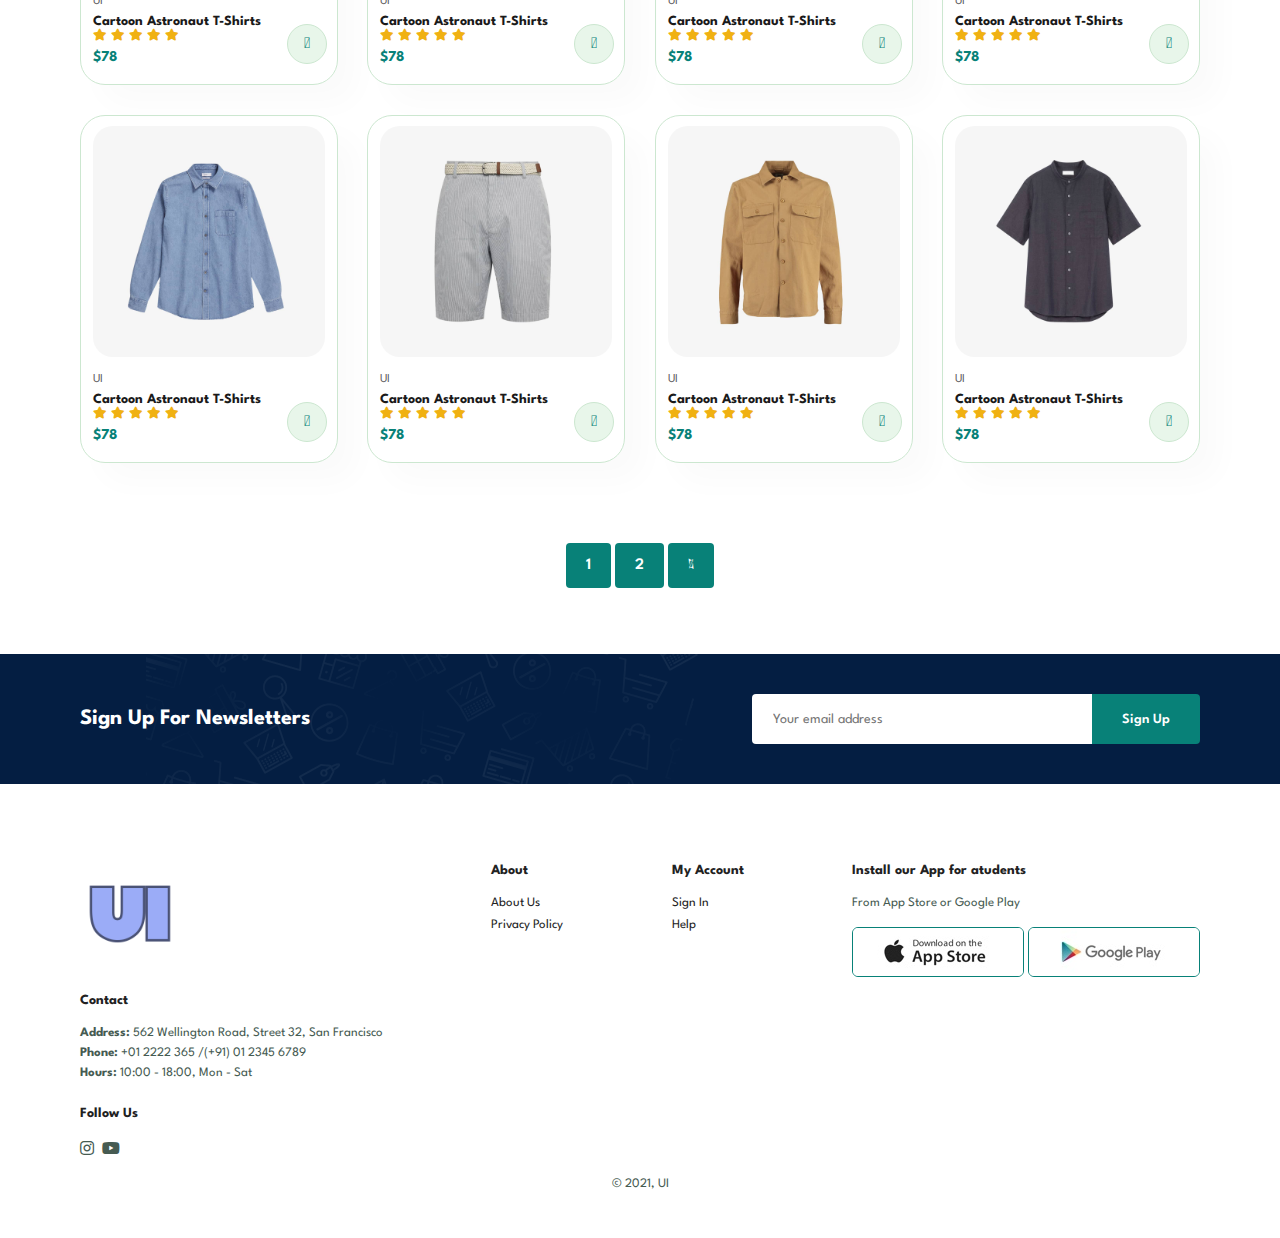
<file: merch.html>
<!DOCTYPE html>
<html lang="en">
  <head>
    <meta charset="UTF-8" />
    <meta http-equiv="X-UA-Compatible" content="IE=edge" />
    <meta name="viewport" content="width=device-width, initial-scale=1.0" />
    <title>Tech2etc Ecommerce Tutorial</title>
    <link
      rel="stylesheet"
      href="https://pro.fontawesome.com/releases/v5.10.0/css/all.css"
    />

    <link rel="stylesheet" href="style.css" />
  </head>

  <body>
    <section id="header">
      <a href="#"><img src="img/logo.png" class="logo" alt="" /></a>

      <div>
        <ul id="navbar">
          <li><a href="index.html">Home</a></li>
          <li><a class="active" href="merch.html">Merch</a></li>
          <li><a href="blog.html">Blog</a></li>
          <li><a href="about.html">About</a></li>
          <li><a href="contact.html">Contact</a></li>

          <a href="#" id="close"><i class="far fa-times"></i></a>
          <div class="dropdown">
            <button class="dropbtn">Academic</button>
            <div class="dropdown-content">
              <a href="ug_academic.html">Under-graduate</a>
              <a href="pg_academic.html">Graduate</a>
              <a href="phd_academic.html">Doctorate/PHd</a>
            </div>
          </div>
          <div class="dropdown">
            <button class="dropbtn">Admissions</button>
            <div class="dropdown-content">
              <a href="ug_admission.html">Under-graduate</a>
              <a href="pg_admission.html">Graduate</a>
              <a href="phd_admission.html">Doctorate/PHd</a>
            </div>
          </div>
          <li id="lg-bag">
            <a href="#" class="active"><i class="far fa-shopping-bag"></i></a>
          </li>
          <a id="close" href="#"><i class="far fa-times"></i></a>
        </ul>
      </div>
      <div id="mobile">
        <a href="cart.html"><i class="far fa-shopping-bag"></i></a>
        <i id="bar" class="fas fa-outdent"></i>
      </div>
    </section>

    <section id="page-header">
      <h2>#stayhome</h2>

      <p>Save more with coupons & up to 70% off!</p>
    </section>

    <section id="product1" class="section-p1">
      <div class="pro-container">
        <div class="pro" onclick="window.location.href='sproduct.html';">
          <img src="img/products/f1.jpg" alt="" />
          <div class="des">
            <span>UI</span>
            <h5>Cartoon Astronaut T-Shirts</h5>
            <div class="star">
              <i class="fas fa-star"></i>
              <i class="fas fa-star"></i>
              <i class="fas fa-star"></i>
              <i class="fas fa-star"></i>
              <i class="fas fa-star"></i>
            </div>
            <h4>$78</h4>
          </div>
          <a href="#"><i class="fal fa-shopping-cart cart"></i></a>
        </div>
        <div class="pro">
          <img src="img/products/f2.jpg" alt="" />
          <div class="des">
            <span>UI</span>
            <h5>Cartoon Astronaut T-Shirts</h5>
            <div class="star">
              <i class="fas fa-star"></i>
              <i class="fas fa-star"></i>
              <i class="fas fa-star"></i>
              <i class="fas fa-star"></i>
              <i class="fas fa-star"></i>
            </div>
            <h4>$78</h4>
          </div>
          <a href="#"><i class="fal fa-shopping-cart cart"></i></a>
        </div>
        <div class="pro">
          <img src="img/products/f3.jpg" alt="" />
          <div class="des">
            <span>UI</span>
            <h5>Cartoon Astronaut T-Shirts</h5>
            <div class="star">
              <i class="fas fa-star"></i>
              <i class="fas fa-star"></i>
              <i class="fas fa-star"></i>
              <i class="fas fa-star"></i>
              <i class="fas fa-star"></i>
            </div>
            <h4>$78</h4>
          </div>
          <a href="#"><i class="fal fa-shopping-cart cart"></i></a>
        </div>
        <div class="pro">
          <img src="img/products/f4.jpg" alt="" />
          <div class="des">
            <span>UI</span>
            <h5>Cartoon Astronaut T-Shirts</h5>
            <div class="star">
              <i class="fas fa-star"></i>
              <i class="fas fa-star"></i>
              <i class="fas fa-star"></i>
              <i class="fas fa-star"></i>
              <i class="fas fa-star"></i>
            </div>
            <h4>$78</h4>
          </div>
          <a href="#"><i class="fal fa-shopping-cart cart"></i></a>
        </div>
        <div class="pro">
          <img src="img/products/f5.jpg" alt="" />
          <div class="des">
            <span>UI</span>
            <h5>Cartoon Astronaut T-Shirts</h5>
            <div class="star">
              <i class="fas fa-star"></i>
              <i class="fas fa-star"></i>
              <i class="fas fa-star"></i>
              <i class="fas fa-star"></i>
              <i class="fas fa-star"></i>
            </div>
            <h4>$78</h4>
          </div>
          <a href="#"><i class="fal fa-shopping-cart cart"></i></a>
        </div>
        <div class="pro">
          <img src="img/products/f6.jpg" alt="" />
          <div class="des">
            <span>UI</span>
            <h5>Cartoon Astronaut T-Shirts</h5>
            <div class="star">
              <i class="fas fa-star"></i>
              <i class="fas fa-star"></i>
              <i class="fas fa-star"></i>
              <i class="fas fa-star"></i>
              <i class="fas fa-star"></i>
            </div>
            <h4>$78</h4>
          </div>
          <a href="#"><i class="fal fa-shopping-cart cart"></i></a>
        </div>
        <div class="pro">
          <img src="img/products/f7.jpg" alt="" />
          <div class="des">
            <span>UI</span>
            <h5>Cartoon Astronaut T-Shirts</h5>
            <div class="star">
              <i class="fas fa-star"></i>
              <i class="fas fa-star"></i>
              <i class="fas fa-star"></i>
              <i class="fas fa-star"></i>
              <i class="fas fa-star"></i>
            </div>
            <h4>$78</h4>
          </div>
          <a href="#"><i class="fal fa-shopping-cart cart"></i></a>
        </div>
        <div class="pro">
          <img src="img/products/f8.jpg" alt="" />
          <div class="des">
            <span>UI</span>
            <h5>Cartoon Astronaut T-Shirts</h5>
            <div class="star">
              <i class="fas fa-star"></i>
              <i class="fas fa-star"></i>
              <i class="fas fa-star"></i>
              <i class="fas fa-star"></i>
              <i class="fas fa-star"></i>
            </div>
            <h4>$78</h4>
          </div>
          <a href="#"><i class="fal fa-shopping-cart cart"></i></a>
        </div>

        <div class="pro">
          <img src="img/products/n1.jpg" alt="" />
          <div class="des">
            <span>UI</span>
            <h5>Cartoon Astronaut T-Shirts</h5>
            <div class="star">
              <i class="fas fa-star"></i>
              <i class="fas fa-star"></i>
              <i class="fas fa-star"></i>
              <i class="fas fa-star"></i>
              <i class="fas fa-star"></i>
            </div>
            <h4>$78</h4>
          </div>
          <a href="#"><i class="fal fa-shopping-cart cart"></i></a>
        </div>
        <div class="pro">
          <img src="img/products/n2.jpg" alt="" />
          <div class="des">
            <span>UI</span>
            <h5>Cartoon Astronaut T-Shirts</h5>
            <div class="star">
              <i class="fas fa-star"></i>
              <i class="fas fa-star"></i>
              <i class="fas fa-star"></i>
              <i class="fas fa-star"></i>
              <i class="fas fa-star"></i>
            </div>
            <h4>$78</h4>
          </div>
          <a href="#"><i class="fal fa-shopping-cart cart"></i></a>
        </div>
        <div class="pro">
          <img src="img/products/n3.jpg" alt="" />
          <div class="des">
            <span>UI</span>
            <h5>Cartoon Astronaut T-Shirts</h5>
            <div class="star">
              <i class="fas fa-star"></i>
              <i class="fas fa-star"></i>
              <i class="fas fa-star"></i>
              <i class="fas fa-star"></i>
              <i class="fas fa-star"></i>
            </div>
            <h4>$78</h4>
          </div>
          <a href="#"><i class="fal fa-shopping-cart cart"></i></a>
        </div>
        <div class="pro">
          <img src="img/products/n4.jpg" alt="" />
          <div class="des">
            <span>UI</span>
            <h5>Cartoon Astronaut T-Shirts</h5>
            <div class="star">
              <i class="fas fa-star"></i>
              <i class="fas fa-star"></i>
              <i class="fas fa-star"></i>
              <i class="fas fa-star"></i>
              <i class="fas fa-star"></i>
            </div>
            <h4>$78</h4>
          </div>
          <a href="#"><i class="fal fa-shopping-cart cart"></i></a>
        </div>
        <div class="pro">
          <img src="img/products/n5.jpg" alt="" />
          <div class="des">
            <span>UI</span>
            <h5>Cartoon Astronaut T-Shirts</h5>
            <div class="star">
              <i class="fas fa-star"></i>
              <i class="fas fa-star"></i>
              <i class="fas fa-star"></i>
              <i class="fas fa-star"></i>
              <i class="fas fa-star"></i>
            </div>
            <h4>$78</h4>
          </div>
          <a href="#"><i class="fal fa-shopping-cart cart"></i></a>
        </div>
        <div class="pro">
          <img src="img/products/n6.jpg" alt="" />
          <div class="des">
            <span>UI</span>
            <h5>Cartoon Astronaut T-Shirts</h5>
            <div class="star">
              <i class="fas fa-star"></i>
              <i class="fas fa-star"></i>
              <i class="fas fa-star"></i>
              <i class="fas fa-star"></i>
              <i class="fas fa-star"></i>
            </div>
            <h4>$78</h4>
          </div>
          <a href="#"><i class="fal fa-shopping-cart cart"></i></a>
        </div>
        <div class="pro">
          <img src="img/products/n7.jpg" alt="" />
          <div class="des">
            <span>UI</span>
            <h5>Cartoon Astronaut T-Shirts</h5>
            <div class="star">
              <i class="fas fa-star"></i>
              <i class="fas fa-star"></i>
              <i class="fas fa-star"></i>
              <i class="fas fa-star"></i>
              <i class="fas fa-star"></i>
            </div>
            <h4>$78</h4>
          </div>
          <a href="#"><i class="fal fa-shopping-cart cart"></i></a>
        </div>
        <div class="pro">
          <img src="img/products/n8.jpg" alt="" />
          <div class="des">
            <span>UI</span>
            <h5>Cartoon Astronaut T-Shirts</h5>
            <div class="star">
              <i class="fas fa-star"></i>
              <i class="fas fa-star"></i>
              <i class="fas fa-star"></i>
              <i class="fas fa-star"></i>
              <i class="fas fa-star"></i>
            </div>
            <h4>$78</h4>
          </div>
          <a href="#"><i class="fal fa-shopping-cart cart"></i></a>
        </div>
      </div>
    </section>

    <section id="pagination" class="section-p1">
      <a href="#">1</a>
      <a href="#">2</a>
      <a href="#"><i class="fal fa-long-arrow-alt-right"></i></a>
    </section>

    <section id="newsletter" class="section-p1 section-m1">
      <div class="newstext">
        <h4>Sign Up For Newsletters</h4>
      </div>
      <div class="form">
        <input type="text" placeholder="Your email address" />
        <button class="normal">Sign Up</button>
      </div>
    </section>

    <footer class="section-p1">
      <div class="col">
        <img class="logo" src="img/logo.png" alt="" />
        <h4>Contact</h4>
        <p>
          <strong>Address: </strong> 562 Wellington Road, Street 32, San
          Francisco
        </p>
        <p><strong>Phone:</strong> +01 2222 365 /(+91) 01 2345 6789</p>
        <p><strong>Hours:</strong> 10:00 - 18:00, Mon - Sat</p>
        <div class="follow">
          <h4>Follow Us</h4>
          <div class="icon">
            <i class="fab fa-instagram"></i>
            <i class="fab fa-youtube"></i>
          </div>
        </div>
      </div>

      <div class="col">
        <h4>About</h4>
        <a href="#">About Us</a>
        <a href="#">Privacy Policy</a>
      </div>

      <div class="col">
        <h4>My Account</h4>
        <a href="sign_in.html">Sign In</a>
        <a href="#">Help</a>
      </div>

      <div class="col install">
        <h4>Install our App for atudents</h4>
        <p>From App Store or Google Play</p>
        <div class="row">
          <img src="img/pay/app.jpg" alt="" />
          <img src="img/pay/play.jpg" alt="" />
        </div>
      </div>

      <div class="copyright">
        <p>© 2021, UI</p>
      </div>
    </footer>

    <script src="script.js"></script>
  </body>
</html>
</file>
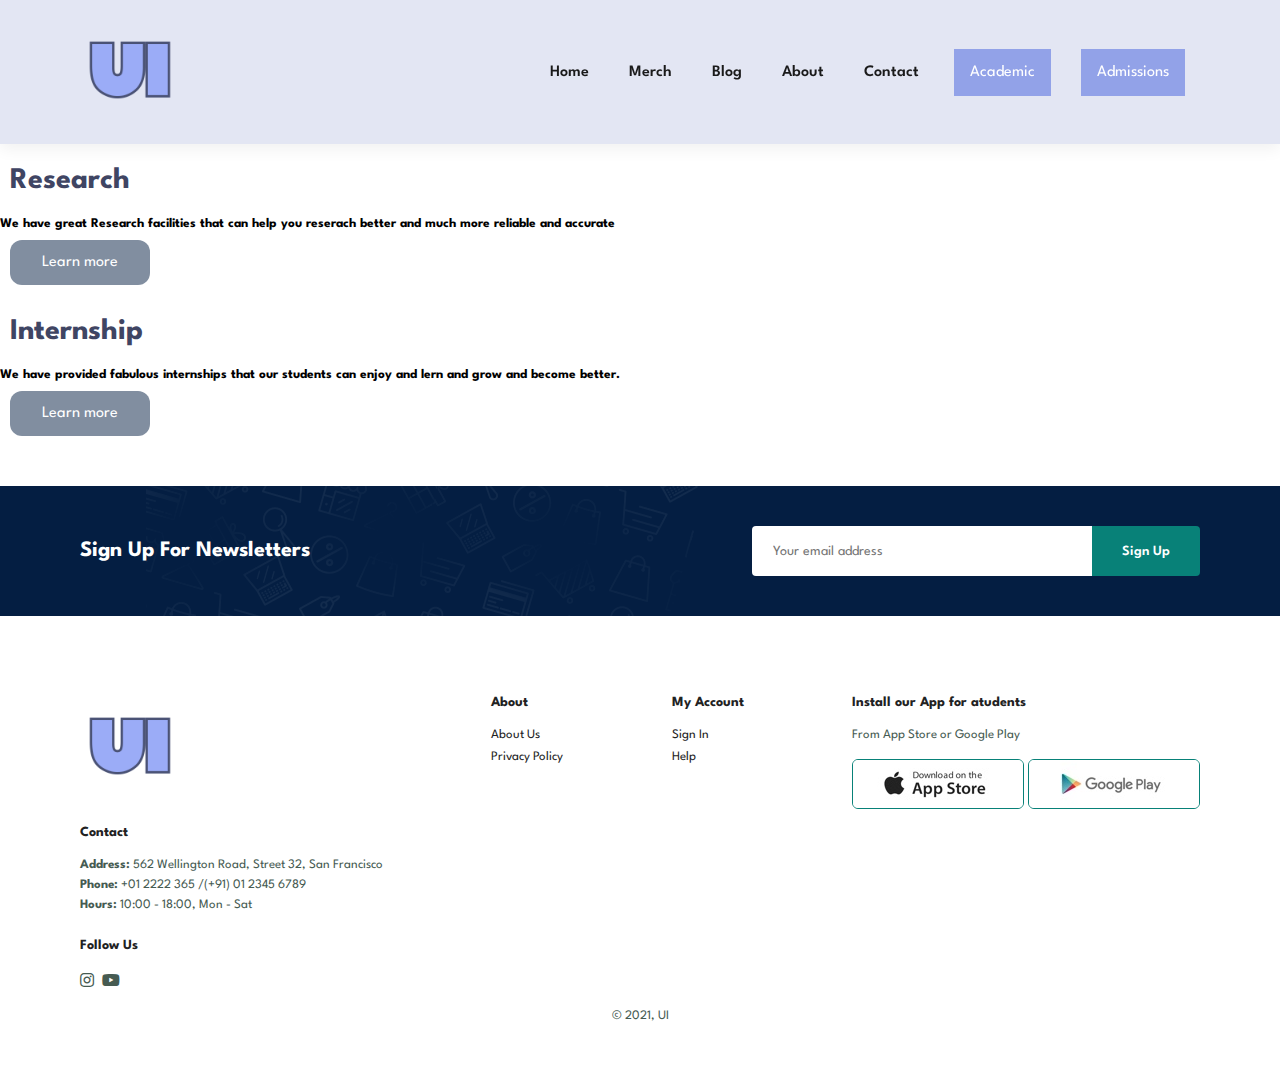
<file: pg_academic.html>
<!DOCTYPE html>
<html lang="en">
  <head>
    <meta charset="UTF-8" />
    <meta http-equiv="X-UA-Compatible" content="IE=edge" />
    <meta name="viewport" content="width=device-width, initial-scale=1.0" />
    <title>Tech2etc Ecommerce Tutorial</title>
    <link
      rel="stylesheet"
      href="https://pro.fontawesome.com/releases/v5.10.0/css/all.css"
    />

    <link rel="stylesheet" href="style.css" />
  </head>

  <body>
    <section id="header">
      <a href="#"><img src="img/logo.png" class="logo" alt="" /></a>

      <div>
        <ul id="navbar">
          <li><a href="index.html">Home</a></li>
          <li><a href="merch.html">Merch</a></li>
          <li><a href="blog.html">Blog</a></li>
          <li><a href="about.html">About</a></li>
          <li><a href="contact.html">Contact</a></li>
          <a href="#" id="close"><i class="far fa-times"></i></a>
          <div class="dropdown">
            <button class="dropbtn">Academic</button>
            <div class="dropdown-content">
              <a href="ug_academic.html">Under-graduate</a>
              <a href="pg_academic.html">Graduate</a>
              <a href="phd_academic.html">Doctorate/PHd</a>
            </div>
          </div>
          <div class="dropdown">
            <button class="dropbtn">Admissions</button>
            <div class="dropdown-content">
              <a href="ug_admission.html">Under-graduate</a>
              <a href="pg_admission.html">Graduate</a>
              <a href="phd_admission.html">Doctorate/PHd</a>
            </div>
          </div>
        </ul>
      </div>
    </section>
    <section id="academic">
      <h2>Research</h2>
      <h5>
        We have great Research facilities that can help you reserach better and
        much more reliable and accurate
      </h5>
      <a class="btn btn--secondary--lightbg" href="#">Learn more</a>
      <h2>Internship</h2>
      <h5>
        We have provided fabulous internships that our students can enjoy and
        lern and grow and become better.
      </h5>
      <a class="btn btn--secondary--lightbg" href="#">Learn more</a>
    </section>

    <section id="newsletter" class="section-p1 section-m1">
      <div class="newstext">
        <h4>Sign Up For Newsletters</h4>
      </div>
      <div class="form">
        <input type="text" placeholder="Your email address" />
        <button class="normal">Sign Up</button>
      </div>
    </section>

    <footer class="section-p1">
      <div class="col">
        <img class="logo" src="img/logo.png" alt="" />
        <h4>Contact</h4>
        <p>
          <strong>Address: </strong> 562 Wellington Road, Street 32, San
          Francisco
        </p>
        <p><strong>Phone:</strong> +01 2222 365 /(+91) 01 2345 6789</p>
        <p><strong>Hours:</strong> 10:00 - 18:00, Mon - Sat</p>
        <div class="follow">
          <h4>Follow Us</h4>
          <div class="icon">
            <i class="fab fa-instagram"></i>
            <i class="fab fa-youtube"></i>
          </div>
        </div>
      </div>

      <div class="col">
        <h4>About</h4>
        <a href="#">About Us</a>
        <a href="#">Privacy Policy</a>
      </div>

      <div class="col">
        <h4>My Account</h4>
        <a href="sign_in.html">Sign In</a>
        <a href="#">Help</a>
      </div>

      <div class="col install">
        <h4>Install our App for atudents</h4>
        <p>From App Store or Google Play</p>
        <div class="row">
          <img src="img/pay/app.jpg" alt="" />
          <img src="img/pay/play.jpg" alt="" />
        </div>
      </div>

      <div class="copyright">
        <p>© 2021, UI</p>
      </div>
    </footer>

    <script src="script.js"></script>
  </body>
</html>
</file>
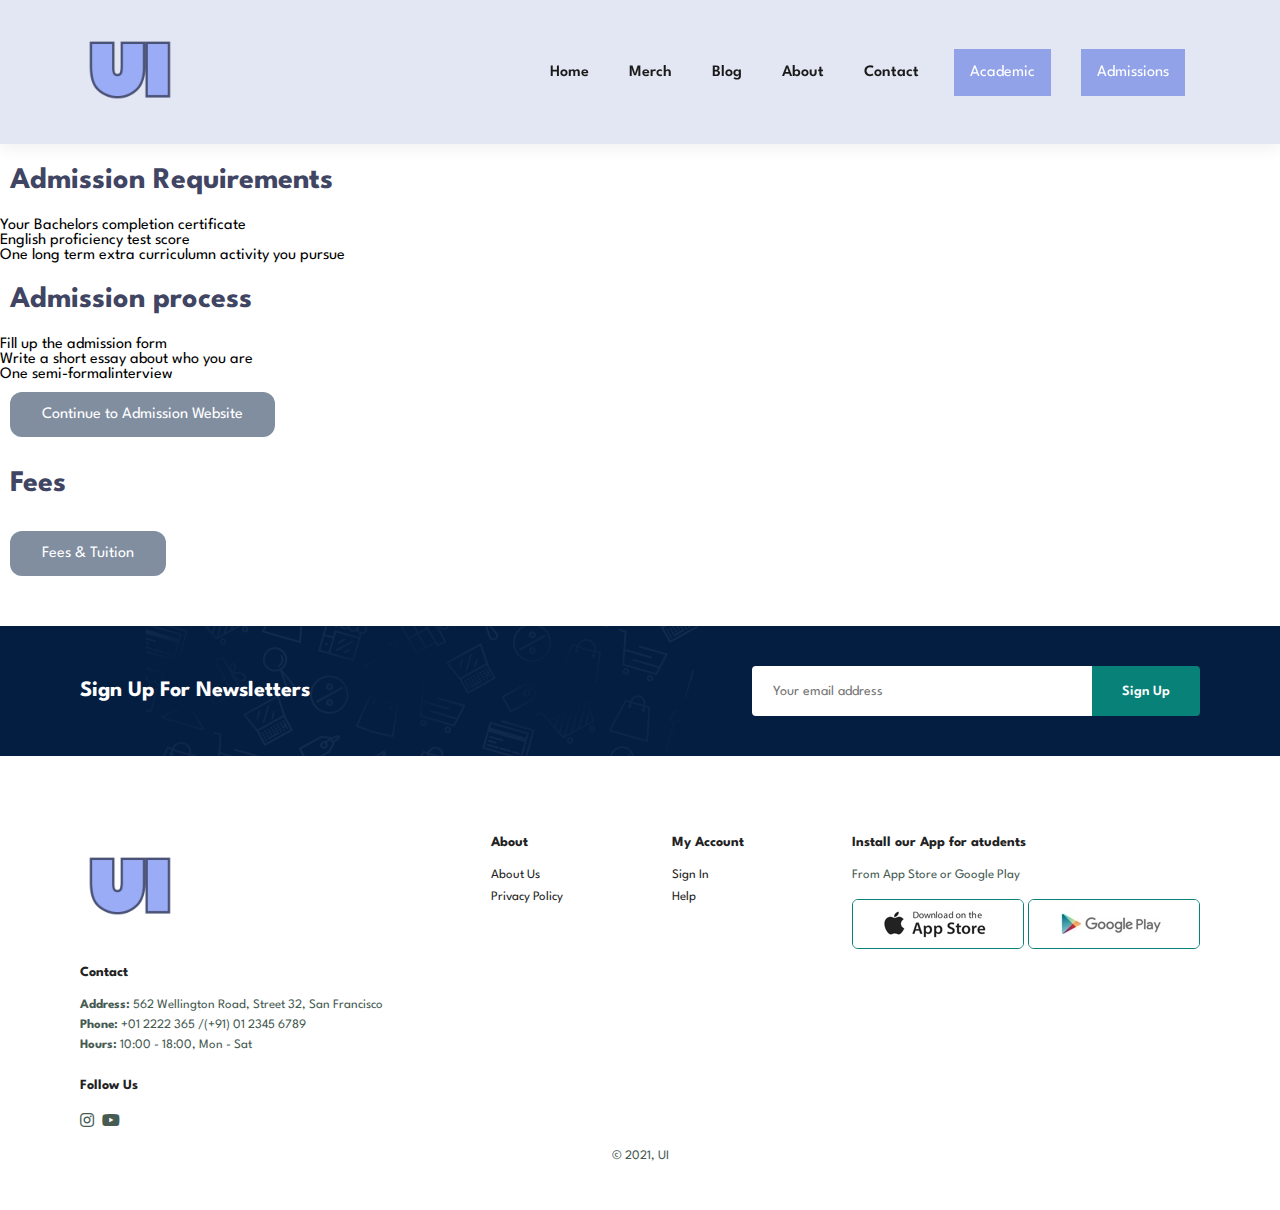
<file: pg_admission.html>
<!DOCTYPE html>
<html lang="en">
  <head>
    <meta charset="UTF-8" />
    <meta http-equiv="X-UA-Compatible" content="IE=edge" />
    <meta name="viewport" content="width=device-width, initial-scale=1.0" />
    <title>Tech2etc Ecommerce Tutorial</title>
    <link
      rel="stylesheet"
      href="https://pro.fontawesome.com/releases/v5.10.0/css/all.css"
    />

    <link rel="stylesheet" href="style.css" />
  </head>

  <body>
    <section id="header">
      <a href="#"><img src="img/logo.png" class="logo" alt="" /></a>

      <div>
        <ul id="navbar">
          <li><a href="index.html">Home</a></li>
          <li><a href="merch.html">Merch</a></li>
          <li><a href="blog.html">Blog</a></li>
          <li><a href="about.html">About</a></li>
          <li><a href="contact.html">Contact</a></li>
          <a href="#" id="close"><i class="far fa-times"></i></a>
          <div class="dropdown">
            <button class="dropbtn">Academic</button>
            <div class="dropdown-content">
              <a href="ug_academic.html">Under-graduate</a>
              <a href="pg_academic.html">Graduate</a>
              <a href="phd_academic.html">Doctorate/PHd</a>
            </div>
          </div>
          <div class="dropdown">
            <button class="dropbtn">Admissions</button>
            <div class="dropdown-content">
              <a href="ug_admission.html">Under-graduate</a>
              <a href="pg_admission.html">Graduate</a>
              <a href="phd_admission.html">Doctorate/PHd</a>
            </div>
          </div>
        </ul>
      </div>
    </section>
    <section id="admission">
      <h2>Admission Requirements</h2>

      <li>Your Bachelors completion certificate</li>
      <li>English proficiency test score</li>
      <li>One long term extra curriculumn activity you pursue</li>

      <h2>Admission process</h2>
      <li>Fill up the admission form</li>
      <li>Write a short essay about who you are</li>
      <li>One semi-formalinterview</li>

      <a class="btn btn--secondary--lightbg" href="#"
        >Continue to Admission Website</a
      >
    </section>
    <section id="Fees">
      <h2>Fees</h2>
      <a class="btn btn--secondary--lightbg" href="#">Fees & Tuition</a>
    </section>
    <section id="newsletter" class="section-p1 section-m1">
      <div class="newstext">
        <h4>Sign Up For Newsletters</h4>
      </div>
      <div class="form">
        <input type="text" placeholder="Your email address" />
        <button class="normal">Sign Up</button>
      </div>
    </section>

    <footer class="section-p1">
      <div class="col">
        <img class="logo" src="img/logo.png" alt="" />
        <h4>Contact</h4>
        <p>
          <strong>Address: </strong> 562 Wellington Road, Street 32, San
          Francisco
        </p>
        <p><strong>Phone:</strong> +01 2222 365 /(+91) 01 2345 6789</p>
        <p><strong>Hours:</strong> 10:00 - 18:00, Mon - Sat</p>
        <div class="follow">
          <h4>Follow Us</h4>
          <div class="icon">
            <i class="fab fa-instagram"></i>
            <i class="fab fa-youtube"></i>
          </div>
        </div>
      </div>

      <div class="col">
        <h4>About</h4>
        <a href="#">About Us</a>
        <a href="#">Privacy Policy</a>
      </div>

      <div class="col">
        <h4>My Account</h4>
        <a href="sign_in.html">Sign In</a>
        <a href="#">Help</a>
      </div>

      <div class="col install">
        <h4>Install our App for atudents</h4>
        <p>From App Store or Google Play</p>
        <div class="row">
          <img src="img/pay/app.jpg" alt="" />
          <img src="img/pay/play.jpg" alt="" />
        </div>
      </div>

      <div class="copyright">
        <p>© 2021, UI</p>
      </div>
    </footer>

    <script src="script.js"></script>
  </body>
</html>
</file>
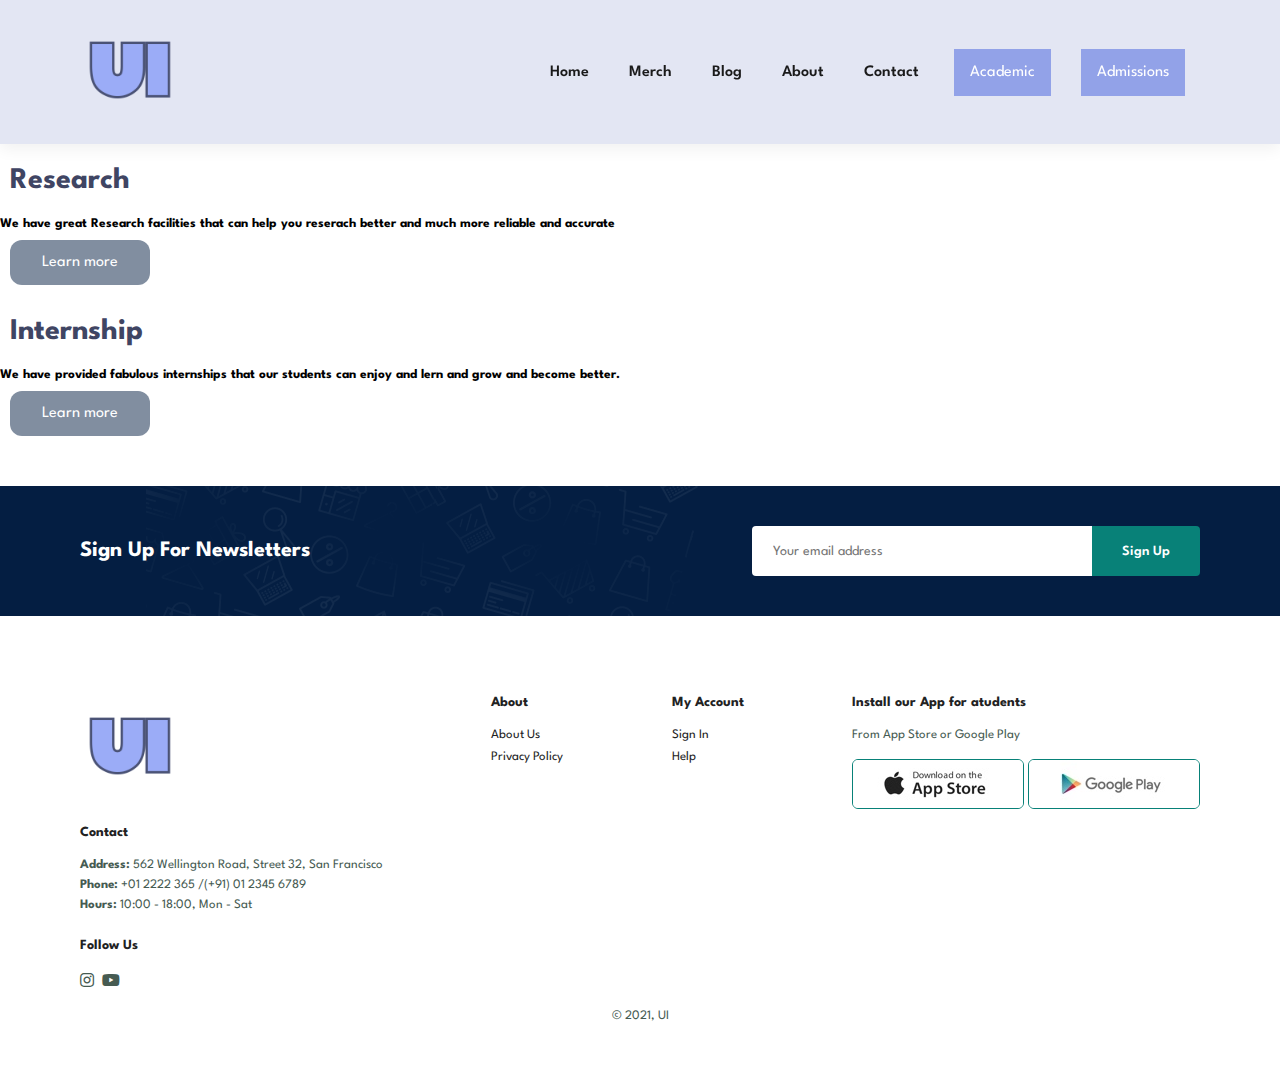
<file: phd_academic.html>
<!DOCTYPE html>
<html lang="en">
  <head>
    <meta charset="UTF-8" />
    <meta http-equiv="X-UA-Compatible" content="IE=edge" />
    <meta name="viewport" content="width=device-width, initial-scale=1.0" />
    <title>Tech2etc Ecommerce Tutorial</title>
    <link
      rel="stylesheet"
      href="https://pro.fontawesome.com/releases/v5.10.0/css/all.css"
    />

    <link rel="stylesheet" href="style.css" />
  </head>

  <body>
    <section id="header">
      <a href="#"><img src="img/logo.png" class="logo" alt="" /></a>

      <div>
        <ul id="navbar">
          <li><a href="index.html">Home</a></li>
          <li><a href="merch.html">Merch</a></li>
          <li><a href="blog.html">Blog</a></li>
          <li><a href="about.html">About</a></li>
          <li><a href="contact.html">Contact</a></li>
          <a href="#" id="close"><i class="far fa-times"></i></a>
          <div class="dropdown">
            <button class="dropbtn">Academic</button>
            <div class="dropdown-content">
              <a href="ug_academic.html">Under-graduate</a>
              <a href="pg_academic.html">Graduate</a>
              <a href="phd_academic.html">Doctorate/PHd</a>
            </div>
          </div>
          <div class="dropdown">
            <button class="dropbtn">Admissions</button>
            <div class="dropdown-content">
              <a href="ug_admission.html">Under-graduate</a>
              <a href="pg_admission.html">Graduate</a>
              <a href="phd_admission.html">Doctorate/PHd</a>
            </div>
          </div>
        </ul>
      </div>
    </section>

    <section id="academic">
      <h2>Research</h2>
      <h5>
        We have great Research facilities that can help you reserach better and
        much more reliable and accurate
      </h5>
      <a class="btn btn--secondary--lightbg" href="#">Learn more</a>
      <h2>Internship</h2>
      <h5>
        We have provided fabulous internships that our students can enjoy and
        lern and grow and become better.
      </h5>
      <a class="btn btn--secondary--lightbg" href="#">Learn more</a>
    </section>

    <section id="newsletter" class="section-p1 section-m1">
      <div class="newstext">
        <h4>Sign Up For Newsletters</h4>
      </div>
      <div class="form">
        <input type="text" placeholder="Your email address" />
        <button class="normal">Sign Up</button>
      </div>
    </section>

    <footer class="section-p1">
      <div class="col">
        <img class="logo" src="img/logo.png" alt="" />
        <h4>Contact</h4>
        <p>
          <strong>Address: </strong> 562 Wellington Road, Street 32, San
          Francisco
        </p>
        <p><strong>Phone:</strong> +01 2222 365 /(+91) 01 2345 6789</p>
        <p><strong>Hours:</strong> 10:00 - 18:00, Mon - Sat</p>
        <div class="follow">
          <h4>Follow Us</h4>
          <div class="icon">
            <i class="fab fa-instagram"></i>
            <i class="fab fa-youtube"></i>
          </div>
        </div>
      </div>

      <div class="col">
        <h4>About</h4>
        <a href="#">About Us</a>
        <a href="#">Privacy Policy</a>
      </div>

      <div class="col">
        <h4>My Account</h4>
        <a href="sign_in.html">Sign In</a>
        <a href="#">Help</a>
      </div>

      <div class="col install">
        <h4>Install our App for atudents</h4>
        <p>From App Store or Google Play</p>
        <div class="row">
          <img src="img/pay/app.jpg" alt="" />
          <img src="img/pay/play.jpg" alt="" />
        </div>
      </div>

      <div class="copyright">
        <p>© 2021, UI</p>
      </div>
    </footer>

    <script src="script.js"></script>
  </body>
</html>
</file>
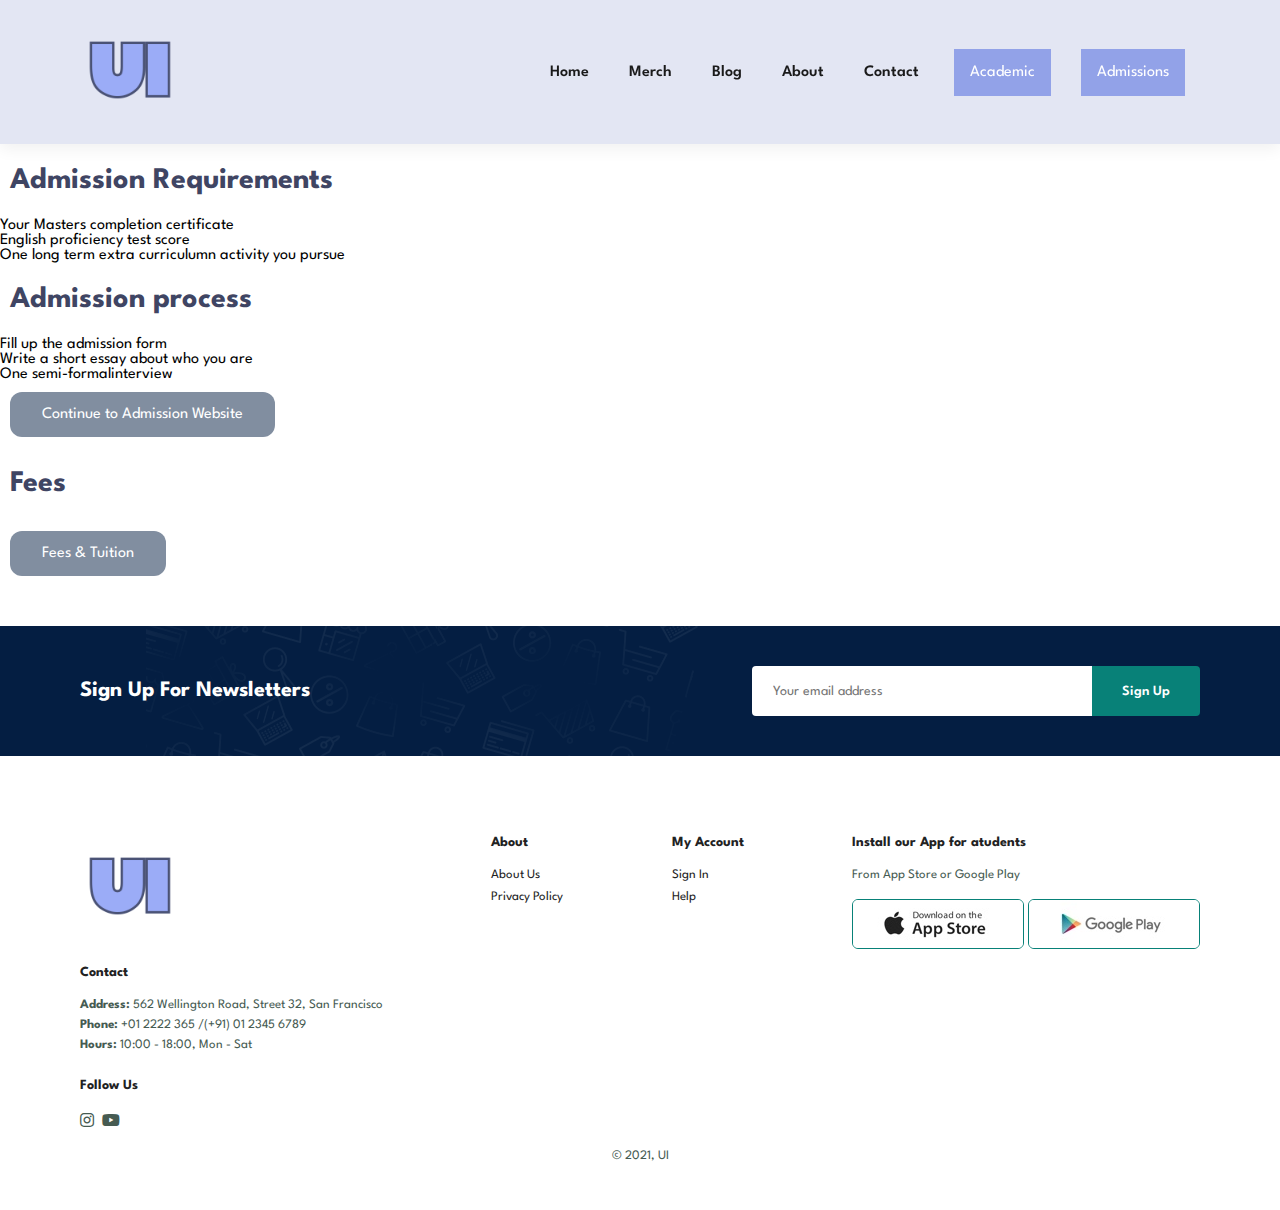
<file: phd_admission.html>
<!DOCTYPE html>
<html lang="en">
  <head>
    <meta charset="UTF-8" />
    <meta http-equiv="X-UA-Compatible" content="IE=edge" />
    <meta name="viewport" content="width=device-width, initial-scale=1.0" />
    <title>Tech2etc Ecommerce Tutorial</title>
    <link
      rel="stylesheet"
      href="https://pro.fontawesome.com/releases/v5.10.0/css/all.css"
    />

    <link rel="stylesheet" href="style.css" />
  </head>

  <body>
    <section id="header">
      <a href="#"><img src="img/logo.png" class="logo" alt="" /></a>

      <div>
        <ul id="navbar">
          <li><a href="index.html">Home</a></li>
          <li><a href="merch.html">Merch</a></li>
          <li><a href="blog.html">Blog</a></li>
          <li><a href="about.html">About</a></li>
          <li><a href="contact.html">Contact</a></li>
          <a href="#" id="close"><i class="far fa-times"></i></a>
          <div class="dropdown">
            <button class="dropbtn">Academic</button>
            <div class="dropdown-content">
              <a href="ug_academic.html">Under-graduate</a>
              <a href="pg_academic.html">Graduate</a>
              <a href="phd_academic.html">Doctorate/PHd</a>
            </div>
          </div>
          <div class="dropdown">
            <button class="dropbtn">Admissions</button>
            <div class="dropdown-content">
              <a href="ug_admission.html">Under-graduate</a>
              <a href="pg_admission.html">Graduate</a>
              <a href="phd_admission.html">Doctorate/PHd</a>
            </div>
          </div>
        </ul>
      </div>
    </section>
    <section id="admission">
      <h2>Admission Requirements</h2>
      <li>Your Masters completion certificate</li>
      <li>English proficiency test score</li>
      <li>One long term extra curriculumn activity you pursue</li>

      <h2>Admission process</h2>
      <li>Fill up the admission form</li>
      <li>Write a short essay about who you are</li>
      <li>One semi-formalinterview</li>
      <a class="btn btn--secondary--lightbg" href="#"
        >Continue to Admission Website</a
      >
    </section>
    <section id="Fees">
      <h2>Fees</h2>
      <a class="btn btn--secondary--lightbg" href="#">Fees & Tuition</a>
    </section>

    <section id="newsletter" class="section-p1 section-m1">
      <div class="newstext">
        <h4>Sign Up For Newsletters</h4>
      </div>
      <div class="form">
        <input type="text" placeholder="Your email address" />
        <button class="normal">Sign Up</button>
      </div>
    </section>

    <footer class="section-p1">
      <div class="col">
        <img class="logo" src="img/logo.png" alt="" />
        <h4>Contact</h4>
        <p>
          <strong>Address: </strong> 562 Wellington Road, Street 32, San
          Francisco
        </p>
        <p><strong>Phone:</strong> +01 2222 365 /(+91) 01 2345 6789</p>
        <p><strong>Hours:</strong> 10:00 - 18:00, Mon - Sat</p>
        <div class="follow">
          <h4>Follow Us</h4>
          <div class="icon">
            <i class="fab fa-instagram"></i>
            <i class="fab fa-youtube"></i>
          </div>
        </div>
      </div>

      <div class="col">
        <h4>About</h4>
        <a href="#">About Us</a>
        <a href="#">Privacy Policy</a>
      </div>

      <div class="col">
        <h4>My Account</h4>
        <a href="sign_in.html">Sign In</a>
        <a href="#">Help</a>
      </div>

      <div class="col install">
        <h4>Install our App for atudents</h4>
        <p>From App Store or Google Play</p>
        <div class="row">
          <img src="img/pay/app.jpg" alt="" />
          <img src="img/pay/play.jpg" alt="" />
        </div>
      </div>

      <div class="copyright">
        <p>© 2021, UI</p>
      </div>
    </footer>

    <script src="script.js"></script>
  </body>
</html>
</file>
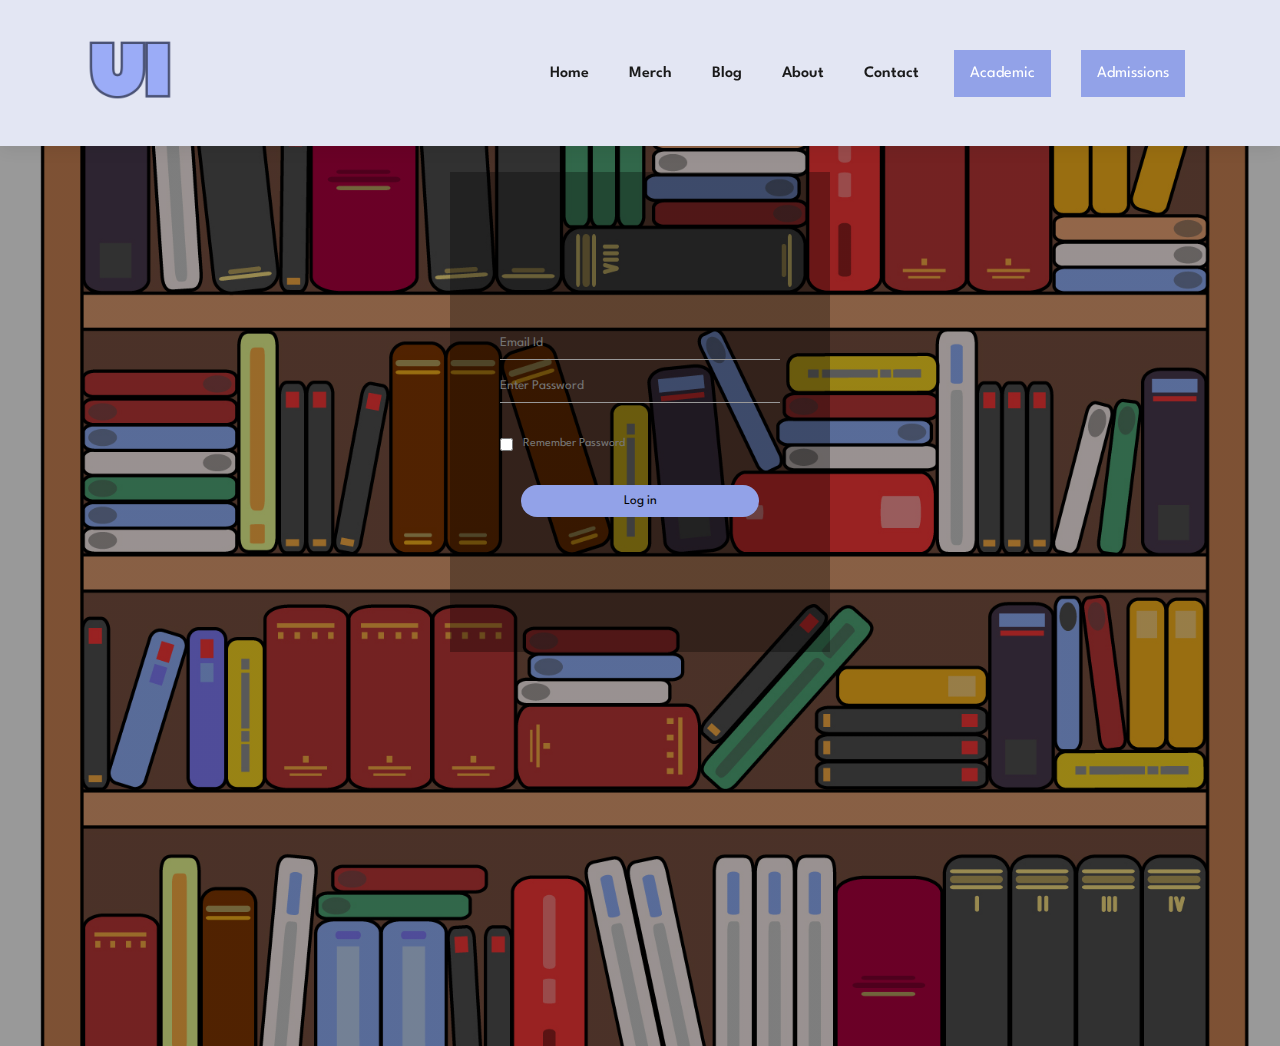
<file: sign_in.html>
<!DOCTYPE html>
<html lang="en">
  <head>
    <meta charset="UTF-8" />
    <title>seek coding</title>
    <link rel="stylesheet" href="sign_in.css" />
  </head>
  <body>
    <section id="header">
      <a href="#"><img src="img/logo.png" class="logo" alt="" /></a>

      <div>
        <ul id="navbar">
          <li><a href="index.html">Home</a></li>
          <li><a href="merch.html">Merch</a></li>
          <li><a href="blog.html">Blog</a></li>
          <li><a href="about.html">About</a></li>
          <li><a href="contact.html">Contact</a></li>
          <a href="#" id="close"><i class="far fa-times"></i></a>
          <div class="dropdown">
            <button class="dropbtn">Academic</button>
            <div class="dropdown-content">
              <a href="ug_academic.html">Under-graduate</a>
              <a href="pg_academic.html">Graduate</a>
              <a href="phd_academic.html">Doctorate/PHd</a>
            </div>
          </div>
          <div class="dropdown">
            <button class="dropbtn">Admissions</button>
            <div class="dropdown-content">
              <a href="ug_admission.html">Under-graduate</a>
              <a href="pg_admission.html">Graduate</a>
              <a href="phd_admission.html">Doctorate/PHd</a>
            </div>
          </div>
        </ul>
      </div>
    </section>
    <div class="full-page">
      <div id="login-form" class="login-page">
        <div class="form-box">
          <form id="login" class="input-group-login">
            <input
              type="text"
              class="input-field"
              placeholder="Email Id"
              required
            />
            <input
              type="password"
              class="input-field"
              placeholder="Enter Password"
              required
            />
            <input type="checkbox" class="check-box" /><span
              >Remember Password</span
            >
            <button type="submit" class="submit-btn">Log in</button>
          </form>
        </div>
      </div>
    </div>
    <script>
      var x = document.getElementById('login');
      var y = document.getElementById('register');
      var z = document.getElementById('btn');
      function register() {
        x.style.left = '-400px';
        y.style.left = '50px';
        z.style.left = '110px';
      }
      function login() {
        x.style.left = '50px';
        y.style.left = '450px';
        z.style.left = '0px';
      }
    </script>
    <script>
      var modal = document.getElementById('login-form');
      window.onclick = function (event) {
        if (event.target == modal) {
          modal.style.display = 'none';
        }
      };
    </script>
  </body>
</html>
</file>
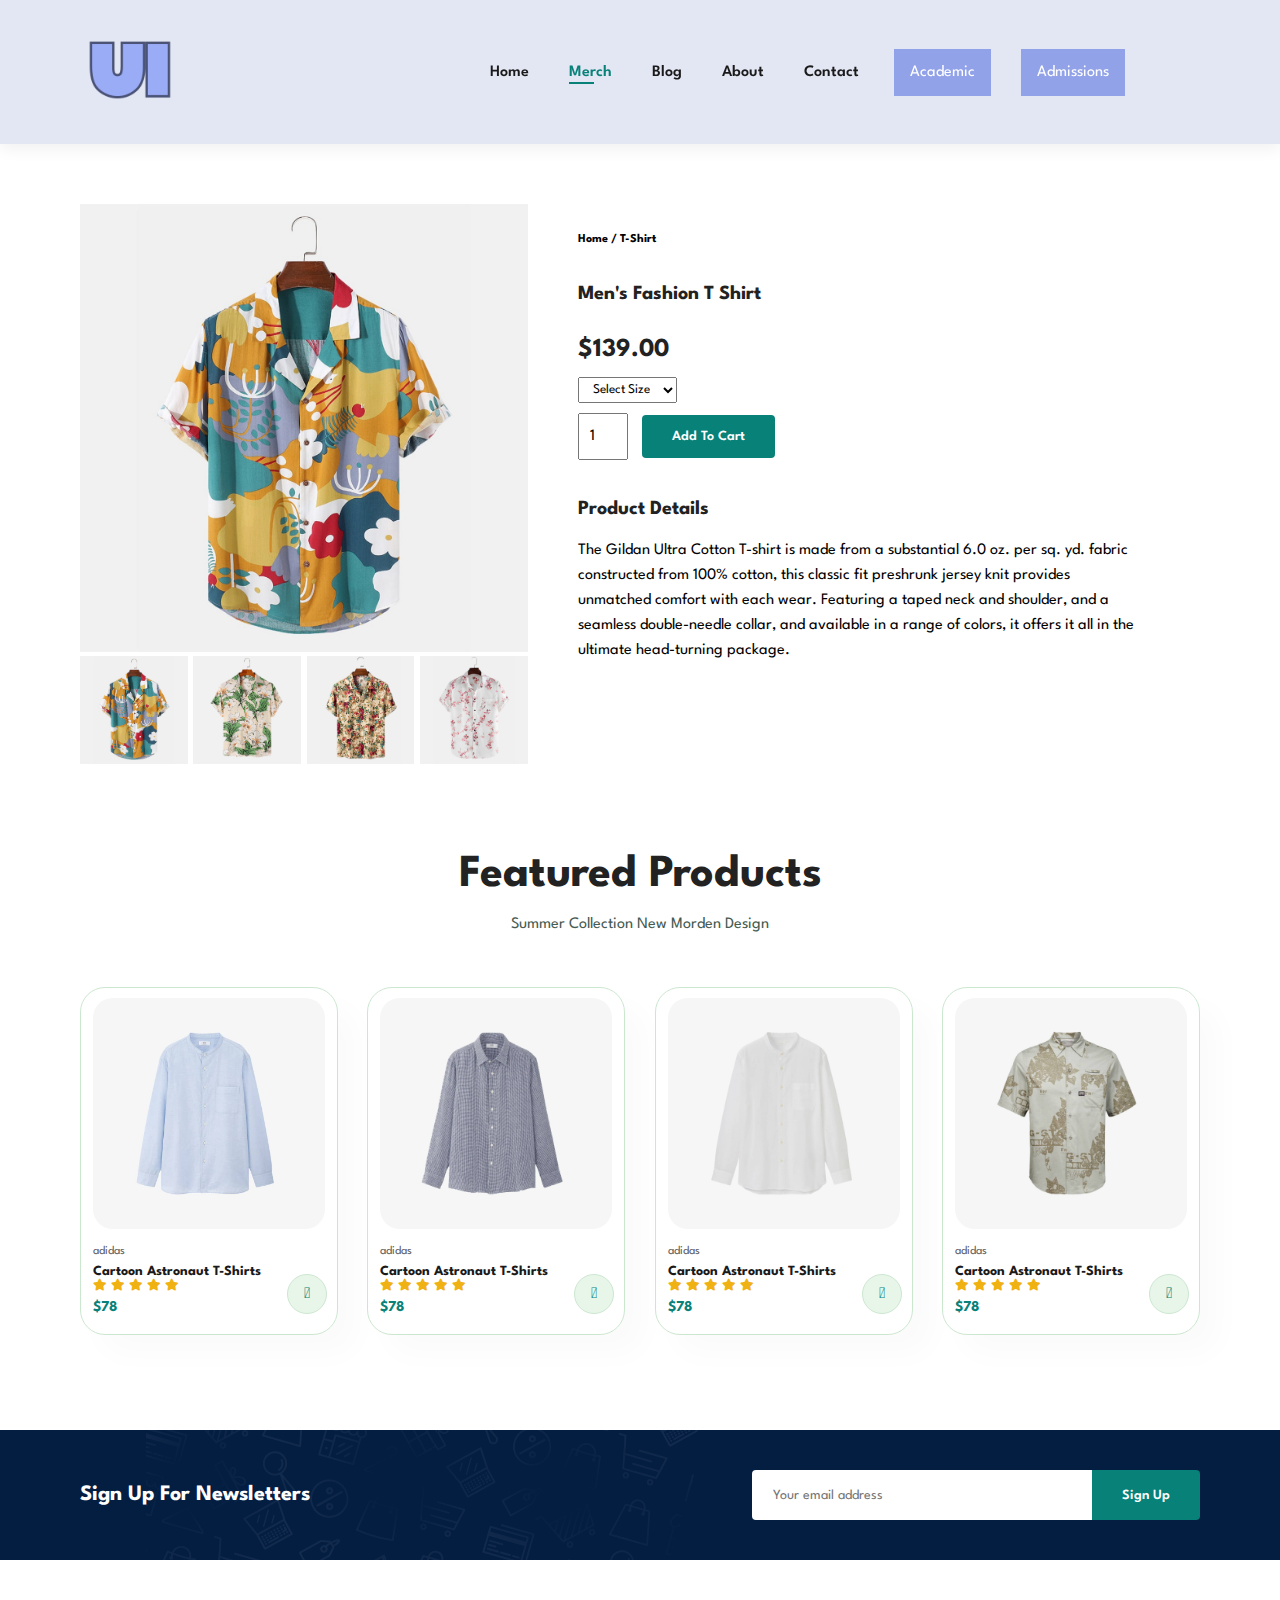
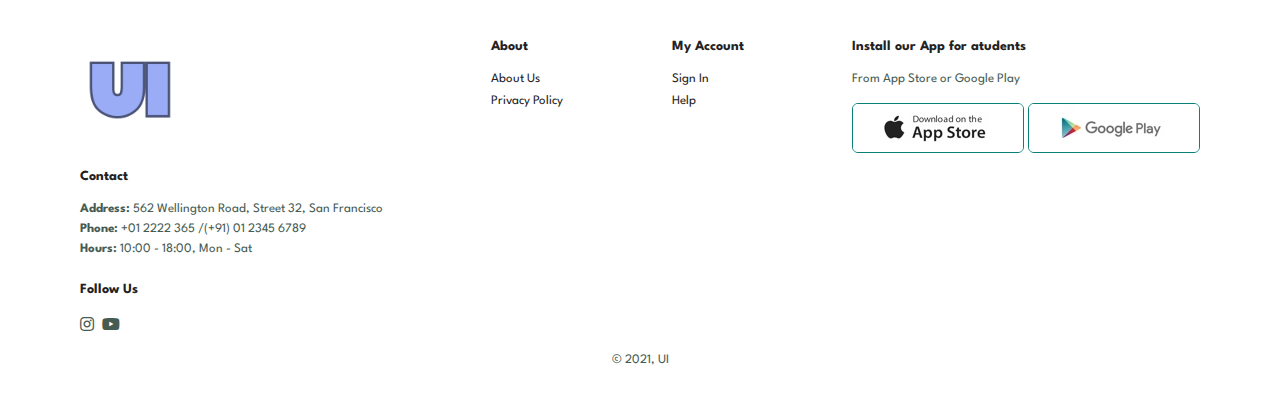
<file: sproduct.html>
<!DOCTYPE html>
<html lang="en">
  <head>
    <meta charset="UTF-8" />
    <meta http-equiv="X-UA-Compatible" content="IE=edge" />
    <meta name="viewport" content="width=device-width, initial-scale=1.0" />
    <title>Tech2etc Ecommerce Tutorial</title>
    <link
      rel="stylesheet"
      href="https://pro.fontawesome.com/releases/v5.10.0/css/all.css"
    />

    <link rel="stylesheet" href="style.css" />
  </head>

  <body>
    <section id="header">
      <a href="#"><img src="img/logo.png" class="logo" alt="" /></a>

      <div>
        <ul id="navbar">
          <li><a href="index.html">Home</a></li>
          <li><a class="active" href="merch.html">Merch</a></li>
          <li><a href="blog.html">Blog</a></li>
          <li><a href="about.html">About</a></li>
          <li><a href="contact.html">Contact</a></li>
          <div class="dropdown">
            <button class="dropbtn">Academic</button>
            <div class="dropdown-content">
              <a href="#">Under-graduate</a>
              <a href="#">Graduate</a>
              <a href="#">Doctorate/PHd</a>
            </div>
          </div>
          <div class="dropdown">
            <button class="dropbtn">Admissions</button>
            <div class="dropdown-content">
              <a href="#">Under-graduate</a>
              <a href="#">Graduate</a>
              <a href="#">Doctorate/PHd</a>
            </div>
          </div>
          <li id="lg-bag">
            <a href="cart.html"><i class="far fa-shopping-bag"></i></a>
          </li>
          <a href="#" id="close"><i class="far fa-times"></i></a>
        </ul>
      </div>
      <div id="mobile">
        <a href="cart.html"><i class="far fa-shopping-bag"></i></a>
        <i id="bar" class="fas fa-outdent"></i>
      </div>
    </section>

    <section id="prodetails" class="section-p1">
      <div class="single-pro-image">
        <img src="img/products/f1.jpg" width="100%" id="MainImg" alt="" />

        <div class="small-img-group">
          <div class="small-img-col">
            <img
              src="img/products/f1.jpg"
              width="100%"
              class="small-img"
              alt=""
            />
          </div>
          <div class="small-img-col">
            <img
              src="img/products/f2.jpg"
              width="100%"
              class="small-img"
              alt=""
            />
          </div>
          <div class="small-img-col">
            <img
              src="img/products/f3.jpg"
              width="100%"
              class="small-img"
              alt=""
            />
          </div>
          <div class="small-img-col">
            <img
              src="img/products/f4.jpg"
              width="100%"
              class="small-img"
              alt=""
            />
          </div>
        </div>
      </div>

      <div class="single-pro-details">
        <h6>Home / T-Shirt</h6>
        <h4>Men's Fashion T Shirt</h4>
        <h2>$139.00</h2>
        <select>
          <option>Select Size</option>
          <option>XL</option>
          <option>XXL</option>
          <option>Small</option>
          <option>Large</option>
        </select>
        <input type="number" value="1" />
        <button class="normal">Add To Cart</button>
        <h4>Product Details</h4>
        <span
          >The Gildan Ultra Cotton T-shirt is made from a substantial 6.0 oz.
          per sq. yd. fabric constructed from 100% cotton, this classic fit
          preshrunk jersey knit provides unmatched comfort with each wear.
          Featuring a taped neck and shoulder, and a seamless double-needle
          collar, and available in a range of colors, it offers it all in the
          ultimate head-turning package.</span
        >
      </div>
    </section>

    <section id="product1" class="section-p1">
      <h2>Featured Products</h2>
      <p>Summer Collection New Morden Design</p>
      <div class="pro-container">
        <div class="pro">
          <img src="img/products/n1.jpg" alt="" />
          <div class="des">
            <span>adidas</span>
            <h5>Cartoon Astronaut T-Shirts</h5>
            <div class="star">
              <i class="fas fa-star"></i>
              <i class="fas fa-star"></i>
              <i class="fas fa-star"></i>
              <i class="fas fa-star"></i>
              <i class="fas fa-star"></i>
            </div>
            <h4>$78</h4>
          </div>
          <a href="#"><i class="fal fa-shopping-cart cart"></i></a>
        </div>
        <div class="pro">
          <img src="img/products/n2.jpg" alt="" />
          <div class="des">
            <span>adidas</span>
            <h5>Cartoon Astronaut T-Shirts</h5>
            <div class="star">
              <i class="fas fa-star"></i>
              <i class="fas fa-star"></i>
              <i class="fas fa-star"></i>
              <i class="fas fa-star"></i>
              <i class="fas fa-star"></i>
            </div>
            <h4>$78</h4>
          </div>
          <a href="#"><i class="fal fa-shopping-cart cart"></i></a>
        </div>
        <div class="pro">
          <img src="img/products/n3.jpg" alt="" />
          <div class="des">
            <span>adidas</span>
            <h5>Cartoon Astronaut T-Shirts</h5>
            <div class="star">
              <i class="fas fa-star"></i>
              <i class="fas fa-star"></i>
              <i class="fas fa-star"></i>
              <i class="fas fa-star"></i>
              <i class="fas fa-star"></i>
            </div>
            <h4>$78</h4>
          </div>
          <a href="#"><i class="fal fa-shopping-cart cart"></i></a>
        </div>
        <div class="pro">
          <img src="img/products/n4.jpg" alt="" />
          <div class="des">
            <span>adidas</span>
            <h5>Cartoon Astronaut T-Shirts</h5>
            <div class="star">
              <i class="fas fa-star"></i>
              <i class="fas fa-star"></i>
              <i class="fas fa-star"></i>
              <i class="fas fa-star"></i>
              <i class="fas fa-star"></i>
            </div>
            <h4>$78</h4>
          </div>
          <a href="#"><i class="fal fa-shopping-cart cart"></i></a>
        </div>
      </div>
    </section>

    <section id="newsletter" class="section-p1 section-m1">
      <div class="newstext">
        <h4>Sign Up For Newsletters</h4>
      </div>
      <div class="form">
        <input type="text" placeholder="Your email address" />
        <button class="normal">Sign Up</button>
      </div>
    </section>

    <footer class="section-p1">
      <div class="col">
        <img class="logo" src="img/logo.png" alt="" />
        <h4>Contact</h4>
        <p>
          <strong>Address: </strong> 562 Wellington Road, Street 32, San
          Francisco
        </p>
        <p><strong>Phone:</strong> +01 2222 365 /(+91) 01 2345 6789</p>
        <p><strong>Hours:</strong> 10:00 - 18:00, Mon - Sat</p>
        <div class="follow">
          <h4>Follow Us</h4>
          <div class="icon">
            <i class="fab fa-instagram"></i>
            <i class="fab fa-youtube"></i>
          </div>
        </div>
      </div>

      <div class="col">
        <h4>About</h4>
        <a href="#">About Us</a>
        <a href="#">Privacy Policy</a>
      </div>

      <div class="col">
        <h4>My Account</h4>
        <a href="sign_in.html">Sign In</a>
        <a href="#">Help</a>
      </div>

      <div class="col install">
        <h4>Install our App for atudents</h4>
        <p>From App Store or Google Play</p>
        <div class="row">
          <img src="img/pay/app.jpg" alt="" />
          <img src="img/pay/play.jpg" alt="" />
        </div>
      </div>

      <div class="copyright">
        <p>© 2021, UI</p>
      </div>
    </footer>

    <script src="script.js"></script>
    <script>
      var MainImg = document.getElementById('MainImg');
      var smallimg = document.getElementsByClassName('small-img');

      smallimg[0].onclick = function () {
        MainImg.src = smallimg[0].src;
      };
      smallimg[1].onclick = function () {
        MainImg.src = smallimg[1].src;
      };
      smallimg[2].onclick = function () {
        MainImg.src = smallimg[2].src;
      };
      smallimg[3].onclick = function () {
        MainImg.src = smallimg[3].src;
      };
    </script>

    <script src="script.js"></script>
  </body>
</html>
</file>
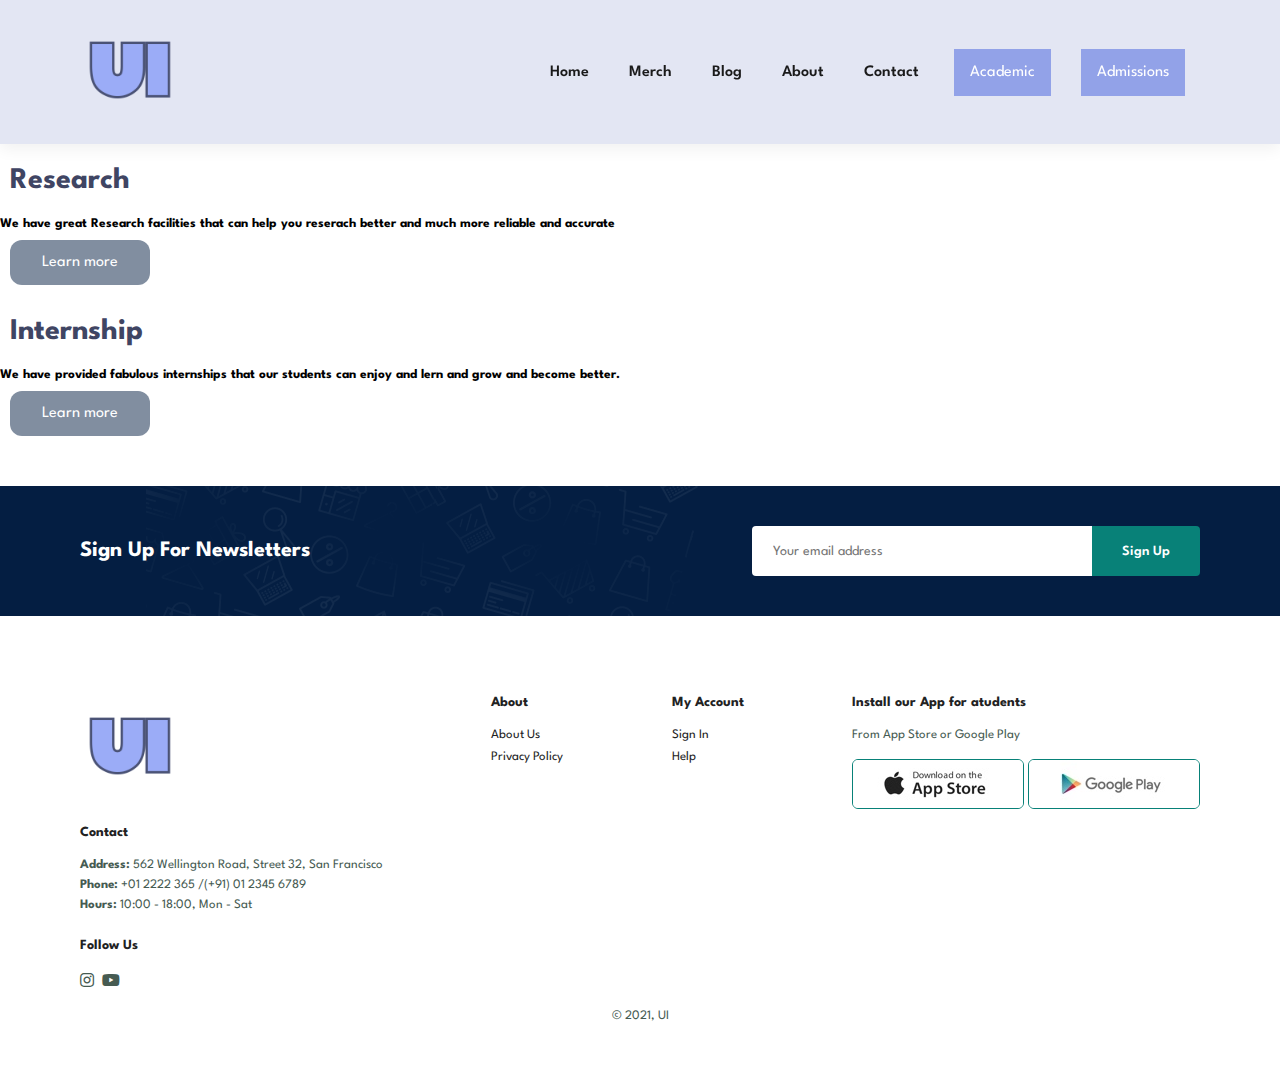
<file: ug_academic.html>
<!DOCTYPE html>
<html lang="en">
  <head>
    <meta charset="UTF-8" />
    <meta http-equiv="X-UA-Compatible" content="IE=edge" />
    <meta name="viewport" content="width=device-width, initial-scale=1.0" />
    <title>Tech2etc Ecommerce Tutorial</title>
    <link
      rel="stylesheet"
      href="https://pro.fontawesome.com/releases/v5.10.0/css/all.css"
    />

    <link rel="stylesheet" href="style.css" />
  </head>

  <body>
    <section id="header">
      <a href="#"><img src="img/logo.png" class="logo" alt="" /></a>

      <div>
        <ul id="navbar">
          <li><a href="index.html">Home</a></li>
          <li><a href="merch.html">Merch</a></li>
          <li><a href="blog.html">Blog</a></li>
          <li><a href="about.html">About</a></li>
          <li><a href="contact.html">Contact</a></li>
          <a href="#" id="close"><i class="far fa-times"></i></a>
          <div class="dropdown">
            <button class="dropbtn">Academic</button>
            <div class="dropdown-content">
              <a href="ug_academic.html">Under-graduate</a>
              <a href="pg_academic.html">Graduate</a>
              <a href="phd_academic.html">Doctorate/PHd</a>
            </div>
          </div>
          <div class="dropdown">
            <button class="dropbtn">Admissions</button>
            <div class="dropdown-content">
              <a href="ug_admission.html">Under-graduate</a>
              <a href="pg_admission.html">Graduate</a>
              <a href="phd_admission.html">Doctorate/PHd</a>
            </div>
          </div>
        </ul>
      </div>
    </section>

    <section id="academic">
      <h2>Research</h2>
      <h5>
        We have great Research facilities that can help you reserach better and
        much more reliable and accurate
      </h5>
      <a class="btn btn--secondary--lightbg" href="#">Learn more</a>
      <h2>Internship</h2>
      <h5>
        We have provided fabulous internships that our students can enjoy and
        lern and grow and become better.
      </h5>
      <a class="btn btn--secondary--lightbg" href="#">Learn more</a>
    </section>
    <section id="newsletter" class="section-p1 section-m1">
      <div class="newstext">
        <h4>Sign Up For Newsletters</h4>
      </div>
      <div class="form">
        <input type="text" placeholder="Your email address" />
        <button class="normal">Sign Up</button>
      </div>
    </section>

    <footer class="section-p1">
      <div class="col">
        <img class="logo" src="img/logo.png" alt="" />
        <h4>Contact</h4>
        <p>
          <strong>Address: </strong> 562 Wellington Road, Street 32, San
          Francisco
        </p>
        <p><strong>Phone:</strong> +01 2222 365 /(+91) 01 2345 6789</p>
        <p><strong>Hours:</strong> 10:00 - 18:00, Mon - Sat</p>
        <div class="follow">
          <h4>Follow Us</h4>
          <div class="icon">
            <i class="fab fa-instagram"></i>
            <i class="fab fa-youtube"></i>
          </div>
        </div>
      </div>

      <div class="col">
        <h4>About</h4>
        <a href="#">About Us</a>
        <a href="#">Privacy Policy</a>
      </div>

      <div class="col">
        <h4>My Account</h4>
        <a href="sign_in.html">Sign In</a>
        <a href="#">Help</a>
      </div>

      <div class="col install">
        <h4>Install our App for atudents</h4>
        <p>From App Store or Google Play</p>
        <div class="row">
          <img src="img/pay/app.jpg" alt="" />
          <img src="img/pay/play.jpg" alt="" />
        </div>
      </div>

      <div class="copyright">
        <p>© 2021, UI</p>
      </div>
    </footer>

    <script src="script.js"></script>
  </body>
</html>
</file>
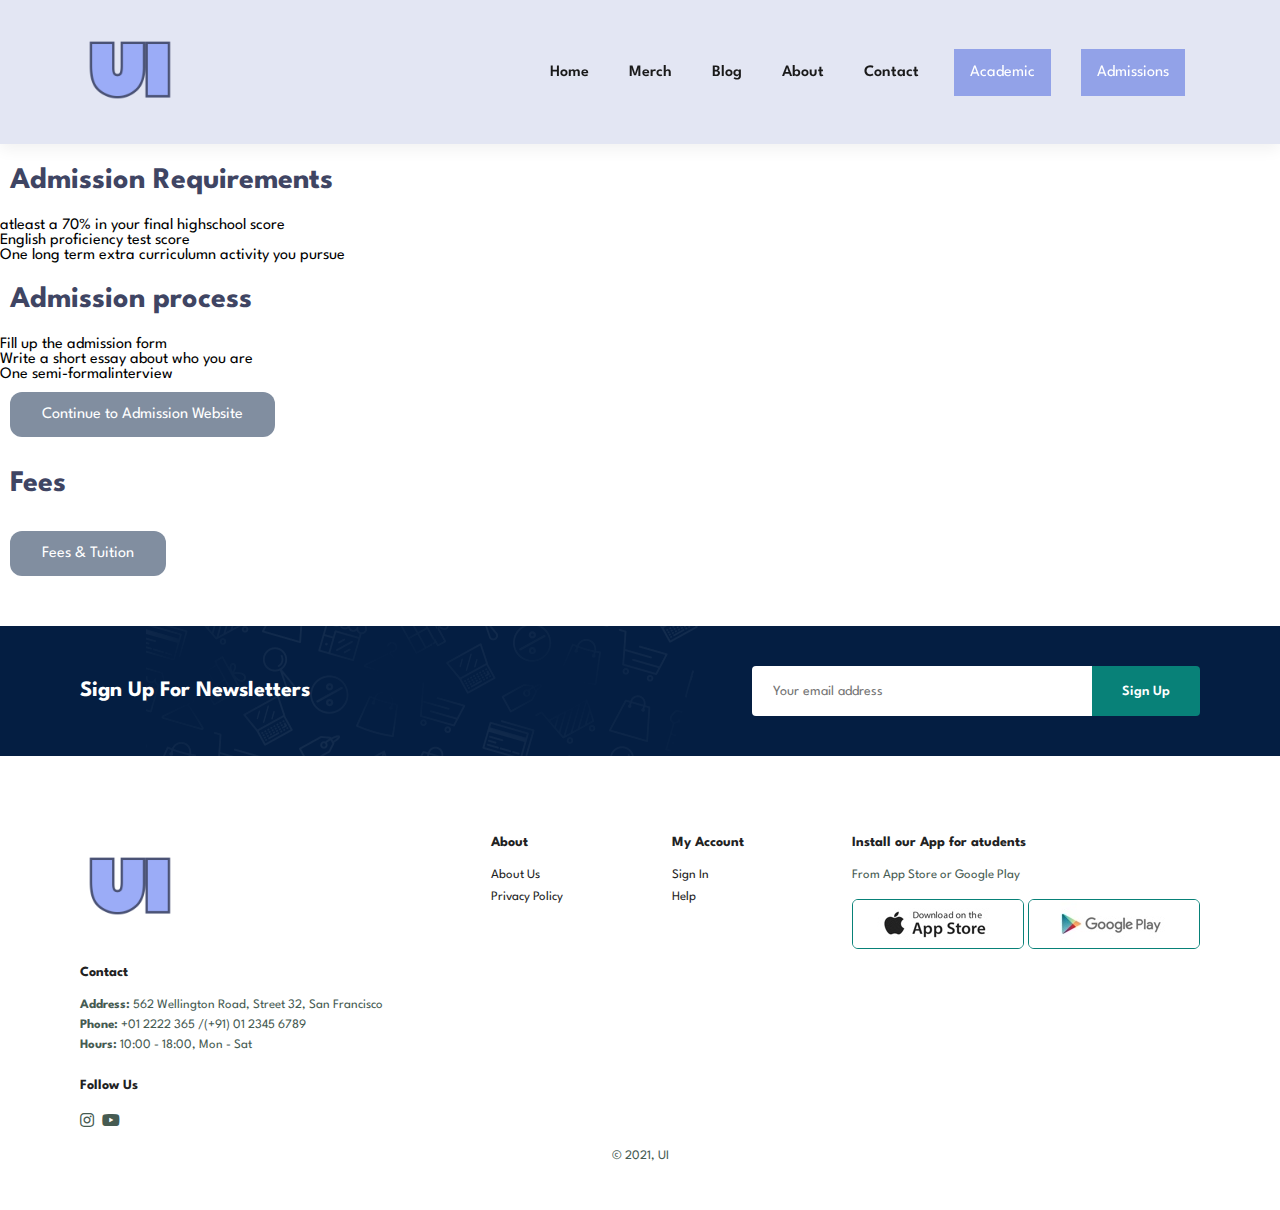
<file: ug_admission.html>
<!DOCTYPE html>
<html lang="en">
  <head>
    <meta charset="UTF-8" />
    <meta http-equiv="X-UA-Compatible" content="IE=edge" />
    <meta name="viewport" content="width=device-width, initial-scale=1.0" />
    <title>Tech2etc Ecommerce Tutorial</title>
    <link
      rel="stylesheet"
      href="https://pro.fontawesome.com/releases/v5.10.0/css/all.css"
    />

    <link rel="stylesheet" href="style.css" />
  </head>

  <body>
    <section id="header">
      <a href="#"><img src="img/logo.png" class="logo" alt="" /></a>

      <div>
        <ul id="navbar">
          <li><a href="index.html">Home</a></li>
          <li><a href="merch.html">Merch</a></li>
          <li><a href="blog.html">Blog</a></li>
          <li><a href="about.html">About</a></li>
          <li><a href="contact.html">Contact</a></li>
          <a href="#" id="close"><i class="far fa-times"></i></a>
          <div class="dropdown">
            <button class="dropbtn">Academic</button>
            <div class="dropdown-content">
              <a href="ug_academic.html">Under-graduate</a>
              <a href="pg_academic.html">Graduate</a>
              <a href="phd_academic.html">Doctorate/PHd</a>
            </div>
          </div>
          <div class="dropdown">
            <button class="dropbtn">Admissions</button>
            <div class="dropdown-content">
              <a href="ug_admission.html">Under-graduate</a>
              <a href="pg_admission.html">Graduate</a>
              <a href="phd_admission.html">Doctorate/PHd</a>
            </div>
          </div>
        </ul>
      </div>
    </section>
    <section id="admission">
      <h2>Admission Requirements</h2>

      <li>atleast a 70% in your final highschool score</li>
      <li>English proficiency test score</li>
      <li>One long term extra curriculumn activity you pursue</li>

      <h2>Admission process</h2>
      <li>Fill up the admission form</li>
      <li>Write a short essay about who you are</li>
      <li>One semi-formalinterview</li>

      <a class="btn btn--secondary--lightbg" href="#"
        >Continue to Admission Website</a
      >
    </section>
    <section id="Fees">
      <h2>Fees</h2>
      <a class="btn btn--secondary--lightbg" href="#">Fees & Tuition</a>
    </section>

    <section id="newsletter" class="section-p1 section-m1">
      <div class="newstext">
        <h4>Sign Up For Newsletters</h4>
      </div>
      <div class="form">
        <input type="text" placeholder="Your email address" />
        <button class="normal">Sign Up</button>
      </div>
    </section>

    <footer class="section-p1">
      <div class="col">
        <img class="logo" src="img/logo.png" alt="" />
        <h4>Contact</h4>
        <p>
          <strong>Address: </strong> 562 Wellington Road, Street 32, San
          Francisco
        </p>
        <p><strong>Phone:</strong> +01 2222 365 /(+91) 01 2345 6789</p>
        <p><strong>Hours:</strong> 10:00 - 18:00, Mon - Sat</p>
        <div class="follow">
          <h4>Follow Us</h4>
          <div class="icon">
            <i class="fab fa-instagram"></i>
            <i class="fab fa-youtube"></i>
          </div>
        </div>
      </div>

      <div class="col">
        <h4>About</h4>
        <a href="#">About Us</a>
        <a href="#">Privacy Policy</a>
      </div>

      <div class="col">
        <h4>My Account</h4>
        <a href="sign_in.html">Sign In</a>
        <a href="#">Help</a>
      </div>

      <div class="col install">
        <h4>Install our App for atudents</h4>
        <p>From App Store or Google Play</p>
        <div class="row">
          <img src="img/pay/app.jpg" alt="" />
          <img src="img/pay/play.jpg" alt="" />
        </div>
      </div>

      <div class="copyright">
        <p>© 2021, UI</p>
      </div>
    </footer>

    <script src="script.js"></script>
  </body>
</html>
</file>
<file: style.css>
@import url('https://fonts.googleapis.com/css2?family=Spartan:wght@100;200;300;400;500;600;700;800;900&display=swap');
* {
  margin: 0;
  padding: 0;
  box-sizing: border-box;
  font-family: 'Spartan', sans-serif;
}

html {
  scroll-behavior: smooth;
}

h1 {
  font-size: 50px;
  line-height: 64px;
  color: #222;
}

h2 {
  font-size: 46px;
  line-height: 54px;
  color: #222;
}

h4 {
  font-size: 20px;
  color: #222;
}

h6 {
  font-weight: 700;
  font-size: 12px;
}

p {
  font-size: 16px;
  color: #465b52;
  margin: 15px 0 20px 0;
}

.logo {
  height: 100px;
}

button.normal {
  font-size: 14px;
  font-weight: 600;
  padding: 15px 30px;
  color: #000;
  background-color: #fff;
  border-radius: 4px;
  cursor: pointer;
  border: none;
  outline: none;
  transition: 0.2s;
}

button.white {
  background: transparent;
  padding: 11px 18px;
  font-size: 13px;
  font-weight: 600;
  color: #fff;
  outline: none;
  border: 1px solid #fff;
  cursor: pointer;
  transition: 0.2 ease;
}

.section-p1 {
  padding: 40px 80px;
}

.section-m1 {
  margin: 40px 0;
}

body {
  width: 100%;
}

#header {
  display: flex;
  align-items: center;
  justify-content: space-between;
  padding: 20px 80px;
  background: #e3e6f3;
  position: sticky;
  top: 0;
  left: 0;
  z-index: 999;
  box-shadow: 0 5px 15px rgba(0, 0, 0, 0.06);
}

#navbar {
  display: flex;
  align-items: center;
  justify-content: center;
}

#navbar li {
  list-style: none;
  padding: 0 20px;
  position: relative;
}

#navbar li a {
  text-decoration: none;
  font-size: 16px;
  font-weight: 600;
  color: #1a1a1a;
  transition: 0.3s ease;
}

#navbar li a:hover,
#navbar li a.active {
  color: #088178;
}

#navbar li a.active::after,
#navbar li a:hover::after {
  content: '';
  width: 30%;
  height: 2px;
  background: #088178;
  position: absolute;
  bottom: -4px;
  left: 20px;
}

#navbar li a i {
  font-weight: 500;
  font-size: 20px;
}

/* Dropdown Button */
.dropbtn {
  background-color: #92a2e8;
  color: white;
  padding: 16px;
  font-size: 16px;
  border: none;
  /* border-radius: 20px; */
  margin: 15px;
}

/* The container <div> - needed to position the dropdown content */
.dropdown {
  position: relative;
  display: inline-block;
}

/* Dropdown Content (Hidden by Default) */
.dropdown-content {
  display: none;
  position: absolute;
  background-color: #f1f1f1;
  min-width: 160px;
  box-shadow: 0px 8px 16px 0px rgba(0, 0, 0, 0.2);
  z-index: 1;
}

/* Links inside the dropdown */
.dropdown-content a {
  color: black;
  padding: 12px 16px;
  text-decoration: none;
  display: block;
}

/* Change color of dropdown links on hover */
.dropdown-content a:hover {
  background-color: #0ee3d5;
}

/* Show the dropdown menu on hover */
.dropdown:hover .dropdown-content {
  display: block;
}

/* Change the background color of the dropdown button when the dropdown content is shown */
.dropdown:hover .dropbtn {
  background-color: #3f4563;
}

#mobile {
  display: none;
  align-items: center;
}

#close {
  display: none;
}

#hero {
  display: flex;
  flex-direction: column;
  align-items: flex-start;
  justify-content: center;
  padding: 0 80px;
  background-image: url('img/hero4.png');
  background-position: left;
  width: 100%;
  height: 90vh;
  background-size: cover;
  background-position: top 25% right 0;
}

#hero h4 {
  padding-bottom: 15px;
}

#hero h1 {
  color: #088178;
}

#hero button {
  background-image: url('img/button.png');
  background-color: transparent;
  color: #088178;
  border: 0;
  padding: 14px 80px 14px 65px;
  background-repeat: no-repeat;
  cursor: pointer;
  font-weight: 700;
  font-size: 15px;
}

#feature {
  display: flex;
  align-items: center;
  justify-content: space-between;
  flex-wrap: wrap;
}

#feature .fe-box {
  width: 180px;
  text-align: center;
  padding: 25px 15px;
  border-radius: 4px;
  border: 1px solid #cce7d0;
  box-shadow: 20px 20px 34px rgba(0, 0, 0, 0.03);
  transition: 0.3s ease;
  margin: 15px 0;
}

#feature .fe-box:hover {
  box-shadow: 10px 10px 54px rgba(70, 62, 221, 0.1);
}

#feature .fe-box img {
  width: 100%;
  margin-bottom: 10px;
}

#feature .fe-box h6 {
  display: inline-block;
  padding: 9px 8px 6px 8px;
  line-height: 1;
  border-radius: 4px;
  color: #088178;
  background-color: #fddde4;
}

#feature .fe-box:nth-child(2) h6 {
  background-color: #cdebbc;
}

#feature .fe-box:nth-child(3) h6 {
  background-color: #d1e8f2;
}

#feature .fe-box:nth-child(4) h6 {
  background-color: #cdd4f8;
}

#feature .fe-box:nth-child(5) h6 {
  background-color: #f6dbf6;
}

#feature .fe-box:nth-child(6) h6 {
  background-color: #fff2e5;
}

#product1 {
  text-align: center;
}

#product1 .pro-container {
  display: flex;
  flex-wrap: wrap;
  justify-content: space-between;
  padding-top: 20px;
}

#product1 .pro {
  width: 23%;
  min-width: 250px;
  padding: 10px 12px;
  border: 1px solid #cce7d0;
  border-radius: 25px;
  transition: 0.2s;
  position: relative;
  cursor: pointer;
  box-shadow: 20px 20px 30px rgba(0, 0, 0, 0.02);
  margin: 15px 0;
}

#product1 .pro:hover {
  box-shadow: 20px 20px 30px rgba(0, 0, 0, 0.06);
}

#product1 .pro img {
  width: 100%;
  border-radius: 20px;
}

#product1 .pro .des {
  text-align: start;
  padding: 10px 0;
}

#product1 .pro .des span {
  color: #606063;
  font-size: 12px;
}

#product1 .pro .des h5 {
  padding-top: 7px;
  color: #1a1a1a;
  font-size: 14px;
  transition: 0.2s;
}

#product1 .pro:hover .des h5 {
  color: #088178;
}

#product1 .pro .des i {
  color: rgb(240, 177, 18);
  font-size: 12px;
}

#product1 .pro .des h4 {
  padding-top: 7px;
  font-size: 15px;
  font-weight: 700;
  color: #088178;
}

#product1 .pro .cart {
  width: 40px;
  height: 40px;
  line-height: 40px;
  border-radius: 50px;
  background-color: #e8f6ea;
  font-weight: 500;
  color: #088178;
  border: 1px solid #cce7d0;
  transition: 0.2s;
  position: absolute;
  bottom: 20px;
  right: 10px;
}

#product1 .pro .cart:hover {
  color: #fff;
  background: #088178;
  font-weight: 400;
}

#banner {
  background-image: url('img/banner/b2.jpg');
  width: 100%;
  height: 40vh;
  background-size: cover;
  background-position: center;
  display: flex;
  flex-direction: column;
  align-items: center;
  justify-content: center;
  text-align: center;
}

#banner h4 {
  color: #fff;
  font-size: 16px;
}

#banner h2 {
  color: #fff;
  font-size: 30px;
  padding: 10px 0;
}

#banner h2 span {
  color: #ef3636;
}

#banner button:hover {
  background: #088178;
  color: #fff;
}

#sm-banner {
  display: flex;
  justify-content: space-between;
  flex-wrap: wrap;
}

#sm-banner .banner-box {
  background-image: url('img/banner/b17.png');
  min-width: 580px;
  height: 50vh;
  background-size: cover;
  background-position: center;
  display: flex;
  flex-direction: column;
  justify-content: center;
  align-items: flex-start;
  padding: 30px;
}

#sm-banner .banner-box2 {
  background-image: url('img/banner/b10.png');
}

#sm-banner h4 {
  color: #fff;
  font-size: 20px;
  font-weight: 300;
}

#sm-banner h2 {
  color: #fff;
  font-size: 28px;
  font-weight: 800;
}

#sm-banner span {
  color: #fff;
  font-size: 14px;
  font-weight: 500;
  padding-bottom: 15px;
}

#sm-banner .banner-box2 h4 {
  color: rgb(58, 58, 58);
}

#sm-banner .banner-box2 h2 {
  color: rgb(58, 58, 58);
}

#sm-banner .banner-box2 span {
  color: rgb(58, 58, 58);
}

#sm-banner .banner-box:hover button,
#sm-banner .banner-box2:hover button {
  background: #088178;
  border: 1px solid #088178;
  transition: 0.2s ease;
}

#banner3 {
  display: flex;
  justify-content: space-between;
  flex-wrap: wrap;
  padding: 0 80px;
}

#banner3 .banner-box {
  background-image: url('img/banner/b7.jpg');
  min-width: 30%;
  height: 30vh;
  background-size: cover;
  background-position: center;
  display: flex;
  flex-direction: column;
  justify-content: center;
  align-items: flex-start;
  padding: 20px;
  margin-bottom: 20px;
}

#banner3 .banner-box2 {
  background-image: url('img/banner/b4.jpg');
}

#banner3 .banner-box3 {
  background-image: url('img/banner/b18.jpg');
}

#banner3 h2 {
  color: #fff;
  font-weight: 900;
  font-size: 22px;
}

#banner3 h3 {
  font-size: 15px;
  font-weight: 800;
  color: #ec544e;
}

#newsletter {
  background-image: url('img/banner/b14.png');
  background-repeat: no-repeat;
  background-position: 20% 30%;
  background-color: #041e42;
  display: flex;
  align-items: center;
  justify-content: space-between;
  flex-wrap: wrap;
}

#newsletter h4 {
  font-size: 22px;
  font-weight: 700;
  color: #fff;
}

#newsletter p {
  font-size: 14px;
  font-weight: 600;
  color: #818ea0;
}

#newsletter p span {
  color: #ffbd27;
}

#newsletter input {
  height: 3.125rem;
  padding: 0 1.25rem;
  font-size: 14px;
  width: 100%;
  border: 1px solid transparent;
  border-radius: 4px;
  border-top-right-radius: 0px;
  border-bottom-right-radius: 0px;
  outline: none;
}

#newsletter .form {
  display: flex;
  width: 40%;
}

#newsletter button {
  background-color: #088178;
  color: #fff;
  white-space: nowrap;
  border-top-left-radius: 0px;
  border-bottom-left-radius: 0px;
}

footer {
  display: flex;
  flex-wrap: wrap;
  justify-content: space-between;
}

footer .logo {
  margin-bottom: 30px;
}

footer .follow {
  margin-top: 20px;
}

footer .follow i {
  color: #465b52;
  padding-right: 4px;
  cursor: pointer;
}

footer h4 {
  font-size: 14px;
  padding-bottom: 20px;
}

footer p {
  font-size: 13px;
  margin: 0 0 8px 0;
}

footer .col {
  display: flex;
  flex-direction: column;
  align-items: flex-start;
  margin-bottom: 20px;
}

footer a {
  font-size: 13px;
  text-decoration: none;
  margin-bottom: 10px;
  color: #222;
}

footer .install .row img {
  border: 1px solid #088178;
  border-radius: 6px;
}

footer .install img {
  margin: 10px 0 15px 0;
}

footer .copyright {
  width: 100%;
  text-align: center;
}

footer .follow i:hover,
footer a:hover {
  color: #088178;
}

/* Shop Page */

#page-header {
  height: 40vh;
  display: flex;
  flex-direction: column;
  justify-content: center;
  text-align: center;
  background-image: url('img/banner/b1.jpg');
  background-size: cover;
  padding: 14px;
}

#page-header h2,
#page-header p {
  color: #fff;
}

#pagination {
  text-align: center;
}

#pagination a {
  text-decoration: none;
  background: #088178;
  padding: 15px 20px;
  border-radius: 4px;
  color: #fff;
  font-weight: 600;
}

#pagination a i {
  font-size: 16px;
  font-weight: 600;
}

/* Single Product */

#prodetails {
  display: flex;
  margin-top: 20px;
}

#prodetails .single-pro-image {
  width: 40%;
  margin-right: 50px;
}

.small-img-group {
  display: flex;
  justify-content: space-between;
}

.small-img-col {
  flex-basis: 24%;
  cursor: pointer;
}

#prodetails .single-pro-details {
  width: 50%;
  padding-top: 30px;
}

#prodetails .single-pro-details h4 {
  padding: 40px 0 20px 0;
}

#prodetails .single-pro-details h2 {
  font-size: 26px;
}

#prodetails .single-pro-details select {
  display: block;
  padding: 5px 10px;
  margin-bottom: 10px;
}

#prodetails .single-pro-details input {
  width: 50px;
  height: 47px;
  padding-left: 10px;
  font-size: 16px;
  margin-right: 10px;
}

#prodetails .single-pro-details input:focus {
  outline: none;
}

#prodetails .single-pro-details button {
  background: #088178;
  color: #fff;
}

#prodetails .single-pro-details span {
  line-height: 25px;
}

/* Blog Page */

#blog {
  padding: 150px 150px 0 150px;
}

#page-header.blog-header {
  background-image: url('img/banner/b19.jpg');
}

#blog .blog-box {
  width: 100%;
  display: flex;
  flex-direction: row;
  align-items: center;
  position: relative;
  padding-bottom: 90px;
}

#blog .blog-img {
  width: 50%;
  margin-right: 40px;
}

#blog img {
  width: 100%;
  height: 300px;
  object-fit: cover;
}

#blog .blog-details {
  width: 50%;
}

#blog .blog-details a {
  text-decoration: none;
  font-size: 11px;
  color: #000;
  font-weight: 700;
  position: relative;
  transition: 0.3s;
}

#blog .blog-details a::after {
  content: '';
  width: 50px;
  height: 1px;
  background-color: #000;
  top: 4px;
  right: -60px;
  position: absolute;
}

#blog .blog-details a:hover {
  color: #088178;
}

#blog .blog-details a:hover::after {
  background-color: #088178;
}

#blog .blog-box h1 {
  position: absolute;
  font-weight: 700;
  font-size: 70px;
  color: #c9cbce;
  top: -40px;
  left: 0;
  z-index: -9;
}

/* About Page */

#page-header.about-header {
  background-image: url('img/about/banner.png');
}

#about-head {
  display: flex;
  align-items: center;
}

#about-head img {
  width: 50%;
  height: auto;
}

#about-head div {
  padding-left: 40px;
}

#about-app {
  display: flex;
  flex-direction: column;
  justify-content: center;
  text-align: center;
  align-items: center;
}

#about-app .video {
  width: 70%;
  height: 100%;
  margin-top: 30px;
}

#about-app .video video {
  width: 100%;
  height: 100%;
  border-radius: 20px;
}

/* Contact Page */

#contact-details {
  display: flex;
  align-items: center;
  justify-content: space-between;
}

#contact-details .details {
  width: 40%;
  display: flex;
  flex-direction: column;
  align-items: flex-start;
}

#contact-details .details span,
#form-details span {
  font-size: 12px;
}

#contact-details .details h2,
#form-details h2 {
  font-size: 26px;
  line-height: 35px;
  padding: 20px 0;
}

#contact-details .details h3 {
  font-size: 16px;
  padding-bottom: 15px;
}

#contact-details .details li {
  list-style: none;
  display: flex;
  padding: 10px 0;
}

#contact-details .details li i {
  font-size: 14px;
  padding-right: 22px;
}

#contact-details .details li p {
  margin: 0;
  font-size: 14px;
}

#contact-details .map {
  width: 55%;
  height: 400px;
}

#contact-details .map iframe {
  width: 100%;
  height: 100%;
}

#form-details {
  display: flex;
  justify-content: space-between;
  margin: 30px;
  padding: 80px;
  border: 1px solid #e1e1e1;
}

#form-details form {
  width: 65%;
  display: flex;
  flex-direction: column;
  align-items: flex-start;
}

#form-details form input,
#form-details form textarea {
  width: 100%;
  padding: 12px 15px;
  outline: none;
  margin-bottom: 20px;
  border: 1px solid #e1e1e1;
}

#form-details form button {
  background-color: #088178;
  color: #fff;
}

#form-details .people div {
  display: flex;
  align-items: flex-start;
  padding-bottom: 25px;
}

#form-details .people img {
  width: 65px;
  height: 65px;
  object-fit: cover;
  margin-right: 15px;
}

#form-details .people p {
  margin: 0;
  font-size: 13px;
  line-height: 25px;
}

#form-details .people p span {
  display: block;
  font-size: 16px;
  font-weight: 600;
  color: #000;
}

/* Cart Page */

#cart {
  overflow-x: auto;
}

#cart table {
  width: 100%;
  border-collapse: collapse;
  table-layout: fixed;
  white-space: nowrap;
}

#cart table img {
  width: 70px;
}

#cart table td:nth-child(1) {
  width: 100px;
  text-align: center;
}

#cart table td:nth-child(2) {
  width: 150px;
  text-align: center;
}

#cart table td:nth-child(3) {
  width: 250px;
  text-align: center;
}

#cart table td:nth-child(4),
#cart table td:nth-child(5),
#cart table td:nth-child(6) {
  width: 150px;
  text-align: center;
}

#cart table td:nth-child(5) input {
  width: 70px;
  padding: 10px 5px 10px 15px;
}

#cart table thead {
  border: 1px solid #e2e9e1;
  border-left: none;
  border-right: none;
}

#cart table thead td {
  font-weight: 700;
  text-transform: uppercase;
  font-size: 13px;
  padding: 18px 0;
}

#cart table tbody tr td {
  padding-top: 15px;
}

#cart table tbody td {
  font-size: 13px;
}

#cart-add {
  display: flex;
  flex-wrap: wrap;
  justify-content: space-between;
}

#cuopon {
  width: 50%;
  margin-bottom: 30px;
}

#cuopon h3,
#subtotal h3 {
  padding-bottom: 15px;
}

#cuopon input {
  padding: 10px 20px;
  outline: none;
  width: 60%;
  margin-right: 10px;
  border: 1px solid #e2e9e1;
}

#cuopon button,
#subtotal button {
  background: #088178;
  color: #fff;
  padding: 12px 20px;
}

#subtotal {
  width: 50%;
  margin-bottom: 30px;
  border: 1px solid #e2e9e1;
  padding: 30px;
}

#subtotal table {
  border-collapse: collapse;
  width: 100%;
  margin-bottom: 20px;
}

#subtotal table td {
  width: 50%;
  border: 1px solid #e2e9e1;
  padding: 10px;
  font-size: 13px;
}

#admission h2 {
  font-size: 30px;
  color: #3f4563;
  margin: 10px;
}

#admission .btn {
  border-radius: 12px;
  background-color: #818ea0; /* Green */
  border: none;
  color: white;
  padding: 15px 32px;
  text-align: center;
  text-decoration: none;
  display: inline-block;
  font-size: 16px;
  margin: 10px;
}

#Fees h2 {
  font-size: 30px;
  color: #3f4563;
  margin: 10px;
}

#Fees .btn {
  border-radius: 12px;
  background-color: #818ea0; /* Green */
  border: none;
  color: white;
  padding: 15px 32px;
  text-align: center;
  text-decoration: none;
  display: inline-block;
  font-size: 16px;
  margin: 10px;
}

#academic h2 {
  font-size: 30px;
  color: #3f4563;
  margin: 10px;
}

#academic .btn {
  border-radius: 12px;
  background-color: #818ea0; /* Green */
  border: none;
  color: white;
  padding: 15px 32px;
  text-align: center;
  text-decoration: none;
  display: inline-block;
  font-size: 16px;
  margin: 10px;
}

/* Start Media Query */

@media (max-width: 799px) {
  .section-p1 {
    padding: 40px;
  }
  #navbar {
    display: flex;
    flex-direction: column;
    justify-content: flex-start;
    align-items: flex-start;
    position: fixed;
    top: 0px;
    right: -300px;
    width: 300px;
    height: 100vh;
    background: #e3e6f3;
    box-shadow: 0 40px 60px rgba(0, 0, 0, 0.1);
    transition: 0.3s;
    padding: 80px 0 0 10px;
  }
  #navbar li {
    margin-bottom: 25px;
  }
  #navbar.active {
    right: 0;
  }
  #mobile {
    display: flex;
  }
  #mobile i {
    color: #1a1a1a;
    font-size: 24px;
    padding-left: 20px;
  }
  #bar {
    display: initial;
  }
  #close {
    display: initial;
    font-size: 24px;
    position: absolute;
    top: 30px;
    left: 30px;
    color: #222;
  }
  #lg-bag,
  #lg-search {
    display: none;
  }
  #hero {
    padding: 0 80px;
    height: 70vh;
    background-position: top 30% right 30%;
  }
  #feature {
    justify-content: center;
  }
  #feature .fe-box {
    margin: 15px;
  }
  #product1 .pro-container {
    justify-content: center;
  }
  #product1 .pro {
    margin: 15px;
  }
  #banner {
    height: 20vh;
  }
  #sm-banner .banner-box {
    min-width: 100%;
    height: 30vh;
    padding: 30px;
  }
  #banner3 {
    display: flex;
    justify-content: space-between;
    flex-wrap: wrap;
    padding: 0 40px;
  }
  #banner3 .banner-box {
    width: 28%;
  }
  #newsletter .form {
    width: 70%;
  }
  /* Contact Page */
  #form-details {
    padding: 40px;
  }
  #form-details form {
    width: 50%;
  }
}

@media (max-width: 477px) {
  .section-p1 {
    padding: 20px;
  }
  h1 {
    font-size: 38px;
  }
  h2 {
    font-size: 32px;
  }
  #header {
    padding: 10px 30px;
  }
  #hero {
    padding: 0 20px;
    height: 70vh;
    background-position: 55%;
  }
  #feature {
    justify-content: space-between;
  }
  #feature .fe-box {
    width: 155px;
    margin: 0 0 15px 0;
  }
  #product1 .pro {
    width: 100%;
  }
  #banner {
    height: 40vh;
  }
  #sm-banner .banner-box {
    height: 40vh;
  }
  #sm-banner .banner-box {
    margin-top: 20px;
  }
  #banner3 {
    padding: 0 20px;
  }
  #banner3 .banner-box {
    width: 100%;
  }
  #newsletter {
    padding: 40px 20px;
  }
  #newsletter .form {
    width: 100%;
  }
  footer .copyright {
    text-align: start;
  }
  /* Blog Page */
  #blog {
    padding: 100px 20px 20px 20px;
  }
  #blog .blog-box {
    flex-direction: column;
    align-items: flex-start;
  }
  #blog .blog-img {
    width: 100%;
    margin-right: 0px;
    margin-bottom: 30px;
  }
  #blog .blog-details {
    width: 100%;
  }
  #about-app .video {
    width: 100%;
  }
  /* About Page */
  #about-head {
    flex-direction: column;
  }
  #about-head img {
    width: 100%;
  }
  #about-head div {
    padding-top: 20px;
    padding-left: 0px;
  }
  /* Contact Page */
  #contact-details .details {
    width: 100%;
    padding-bottom: 30px;
  }
  #contact-details .map {
    width: 100%;
  }
  #contact-details {
    flex-wrap: wrap;
  }
  #form-details {
    margin: 10px;
    padding: 30px 10px;
    flex-wrap: wrap;
  }
  #form-details form {
    width: 100%;
    padding-bottom: 30px;
  }
  /* Cart Page */
  #cart-add {
    flex-direction: column;
  }
  #cuopon,
  #subtotal {
    width: 100%;
  }
  #subtotal {
    padding: 20px;
  }
  /* SIngle Product */
  #prodetails {
    flex-direction: column;
  }
  #prodetails .single-pro-image {
    width: 100%;
    margin-right: 0px;
  }
  #prodetails .single-pro-details {
    width: 100%;
    padding-top: 30px;
  }
}
</file>
<file: sign_in.css>
@import url('https://fonts.googleapis.com/css2?family=Spartan:wght@100;200;300;400;500;600;700;800;900&display=swap');
* {
  margin: 0;
  padding: 0;
  box-sizing: border-box;
  font-family: 'Spartan', sans-serif;
}

html {
  scroll-behavior: smooth;
}

h1 {
  font-size: 50px;
  line-height: 64px;
  color: #222;
}

h2 {
  font-size: 46px;
  line-height: 54px;
  color: #222;
}

h4 {
  font-size: 20px;
  color: #222;
}

h6 {
  font-weight: 700;
  font-size: 12px;
}

p {
  font-size: 16px;
  color: #465b52;
  margin: 15px 0 20px 0;
}

.logo {
  height: 100px;
}

button.normal {
  font-size: 14px;
  font-weight: 600;
  padding: 15px 30px;
  color: #000;
  background-color: #fff;
  border-radius: 4px;
  cursor: pointer;
  border: none;
  outline: none;
  transition: 0.2s;
}

button.white {
  background: transparent;
  padding: 11px 18px;
  font-size: 13px;
  font-weight: 600;
  color: #fff;
  outline: none;
  border: 1px solid #fff;
  cursor: pointer;
  transition: 0.2 ease;
}

.section-p1 {
  padding: 40px 80px;
}

.section-m1 {
  margin: 40px 0;
}

body {
  width: 100%;
}

#header {
  display: flex;
  align-items: center;
  justify-content: space-between;
  padding: 20px 80px;
  background: #e3e6f3;
  position: sticky;
  top: 0;
  left: 0;
  z-index: 999;
  box-shadow: 0 5px 15px rgba(0, 0, 0, 0.06);
}

#navbar {
  display: flex;
  align-items: center;
  justify-content: center;
}

#navbar li {
  list-style: none;
  padding: 0 20px;
  position: relative;
}

#navbar li a {
  text-decoration: none;
  font-size: 16px;
  font-weight: 600;
  color: #1a1a1a;
  transition: 0.3s ease;
}

#navbar li a:hover,
#navbar li a.active {
  color: #088178;
}

#navbar li a.active::after,
#navbar li a:hover::after {
  content: '';
  width: 30%;
  height: 2px;
  background: #088178;
  position: absolute;
  bottom: -4px;
  left: 20px;
}

#navbar li a i {
  font-weight: 500;
  font-size: 20px;
}

/* Dropdown Button */
.dropbtn {
  background-color: #92a2e8;
  color: white;
  padding: 16px;
  font-size: 16px;
  border: none;
  /* border-radius: 20px; */
  margin: 15px;
}

/* The container <div> - needed to position the dropdown content */
.dropdown {
  position: relative;
  display: inline-block;
}

/* Dropdown Content (Hidden by Default) */
.dropdown-content {
  display: none;
  position: absolute;
  background-color: #f1f1f1;
  min-width: 160px;
  box-shadow: 0px 8px 16px 0px rgba(0, 0, 0, 0.2);
  z-index: 1;
}

/* Links inside the dropdown */
.dropdown-content a {
  color: black;
  padding: 12px 16px;
  text-decoration: none;
  display: block;
}

/* Change color of dropdown links on hover */
.dropdown-content a:hover {
  background-color: #0ee3d5;
}

/* Show the dropdown menu on hover */
.dropdown:hover .dropdown-content {
  display: block;
}

/* Change the background color of the dropdown button when the dropdown content is shown */
.dropdown:hover .dropbtn {
  background-color: #3f4563;
}

#mobile {
  display: none;
  align-items: center;
}
.full-page {
  height: 100%;
  width: 100%;
  background-image: linear-gradient(rgba(0, 0, 0, 0.4), rgba(0, 0, 0, 0.4)),
    url(img/signup_bg.jpg);
  background-position: center;
  background-size: cover;
  position: absolute;
}

a {
  text-decoration: none;
  color: palevioletred;
  font-size: 28px;
}

.form-box {
  width: 380px;
  height: 480px;
  position: relative;
  margin: 2% auto;
  background: rgba(0, 0, 0, 0.3);
  padding: 10px;
  overflow: hidden;
}
.button-box {
  width: 220px;
  margin: 35px auto;
  position: relative;
  box-shadow: 0 0 20px 9px #ff61241f;
  border-radius: 30px;
}
.toggle-btn {
  padding: 10px 30px;
  cursor: pointer;
  background: transparent;
  border: 0;
  outline: none;
  position: relative;
}
#btn {
  top: 0;
  left: 0;
  position: absolute;
  width: 110px;
  height: 100%;
  background: #92a2e8;
  border-radius: 30px;
  transition: 0.5s;
}
.input-group-login {
  top: 150px;
  position: absolute;
  width: 280px;
  transition: 0.5s;
}

.input-field {
  width: 100%;
  padding: 10px 0;
  margin: 5px 0;
  border-left: 0;
  border-top: 0;
  border-right: 0;
  border-bottom: 1px solid #999;
  outline: none;
  background: transparent;
}
.submit-btn {
  width: 85%;
  padding: 10px 30px;
  cursor: pointer;
  display: block;
  margin: auto;
  background: #92a2e8;
  border: 0;
  outline: none;
  border-radius: 30px;
}
.check-box {
  margin: 30px 10px 34px 0;
}
span {
  color: #777;
  font-size: 12px;
  bottom: 68px;
  position: absolute;
}
#login {
  left: 50px;
}
#login input {
  color: white;
  font-size: 15;
}
</file>
